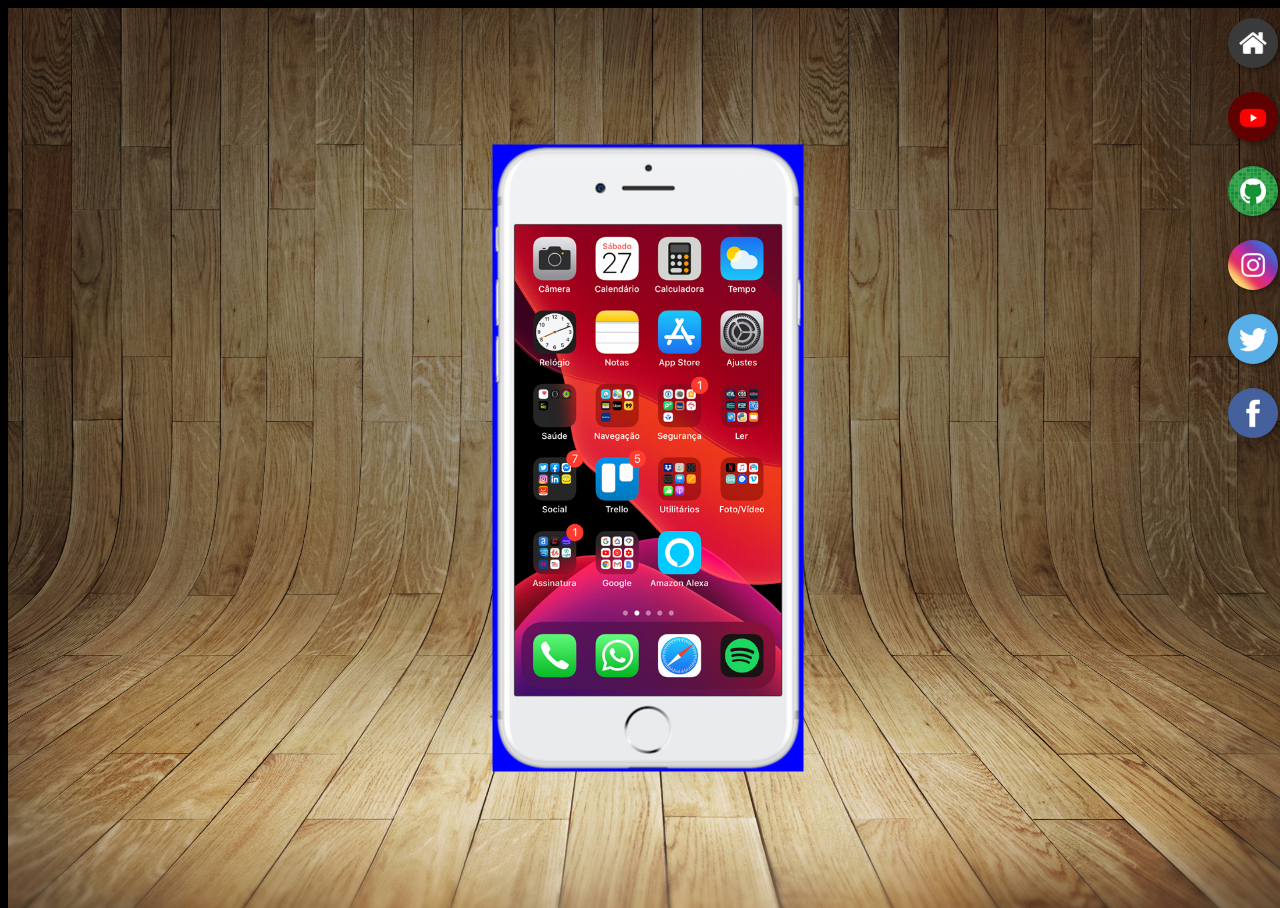
<file: index.html>
<!DOCTYPE html>
<html lang="pt-br">
<head>
    <meta charset="UTF-8">
    <meta name="viewport" content="width=device-width, initial-scale=1.0">
    <link rel="shortcut icon" href="favicon.ico" type="image/x-icon">
    <link rel="stylesheet" href="estilos/style.css">
    <title>Projetos Redes Sociais</title>
</head>
<body>
    <main>
        <section id="telefone">
            <iframe src="home.html" frameborder="0" name="tela" id="tela">
                Seu navegador não é compativel com isso
            </iframe>
            
        </section>

        <section id="redes-sociais">
            <a href="home.html" target="tela"><img src="imagens/logo-home.jpg" alt="Home"></a><br>
            <a href="youtube.html" target="tela"><img src="imagens/logo-youtube.jpg" alt="YouTube"></a><br>
            <a href="github.html" target="tela"><img src="imagens/logo-github.jpg" alt="GitHub"></a><br>
            <a href="instagram.html" target="tela"><img src="imagens/logo-instagram.jpg" alt="GitHub"></a><br>
            <a href="twitter.html" target="tela"><img src="imagens/logo-twitter.jpg" alt="Twitter"></a><br>
            <a href="facebook.html" target="tela"><img src="imagens/logo-facebook.jpg" alt="GitHub"></a>
            
            
        </section>

    </main>
    
</body>
</html>
</file>
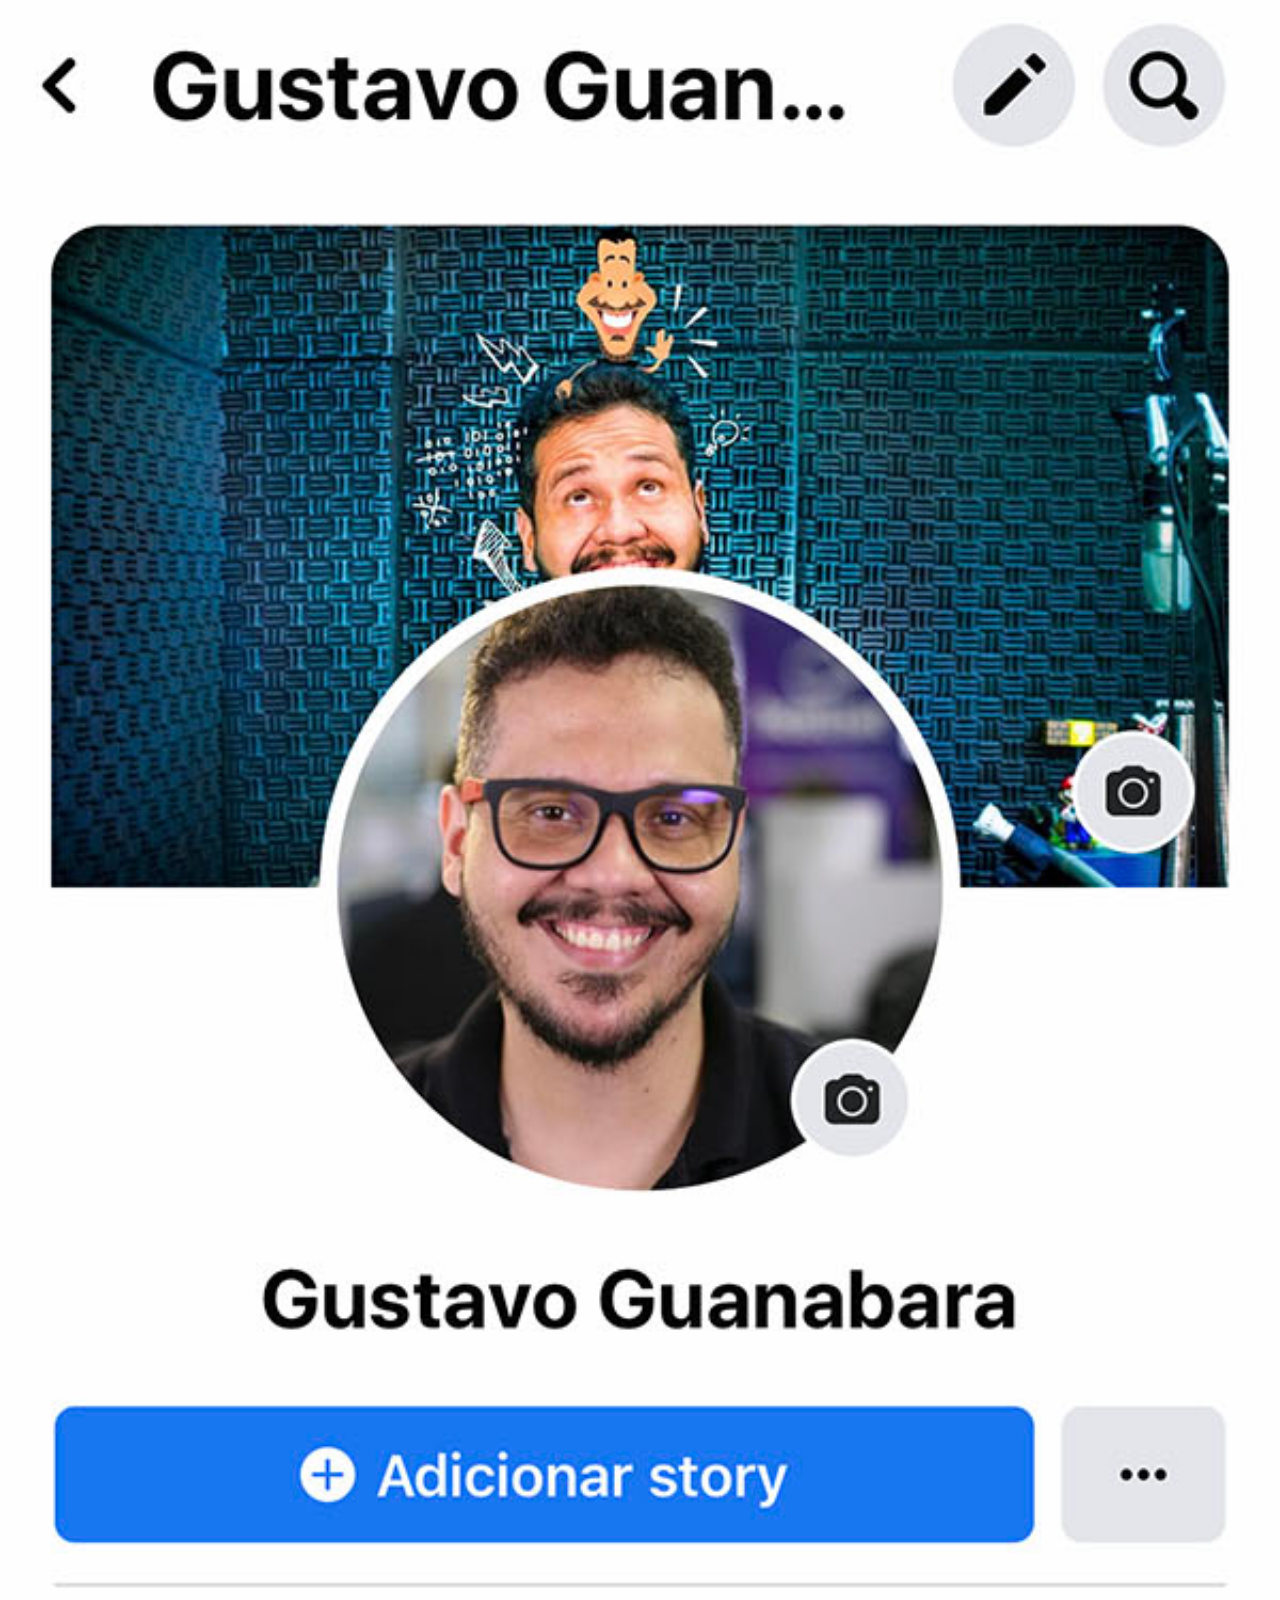
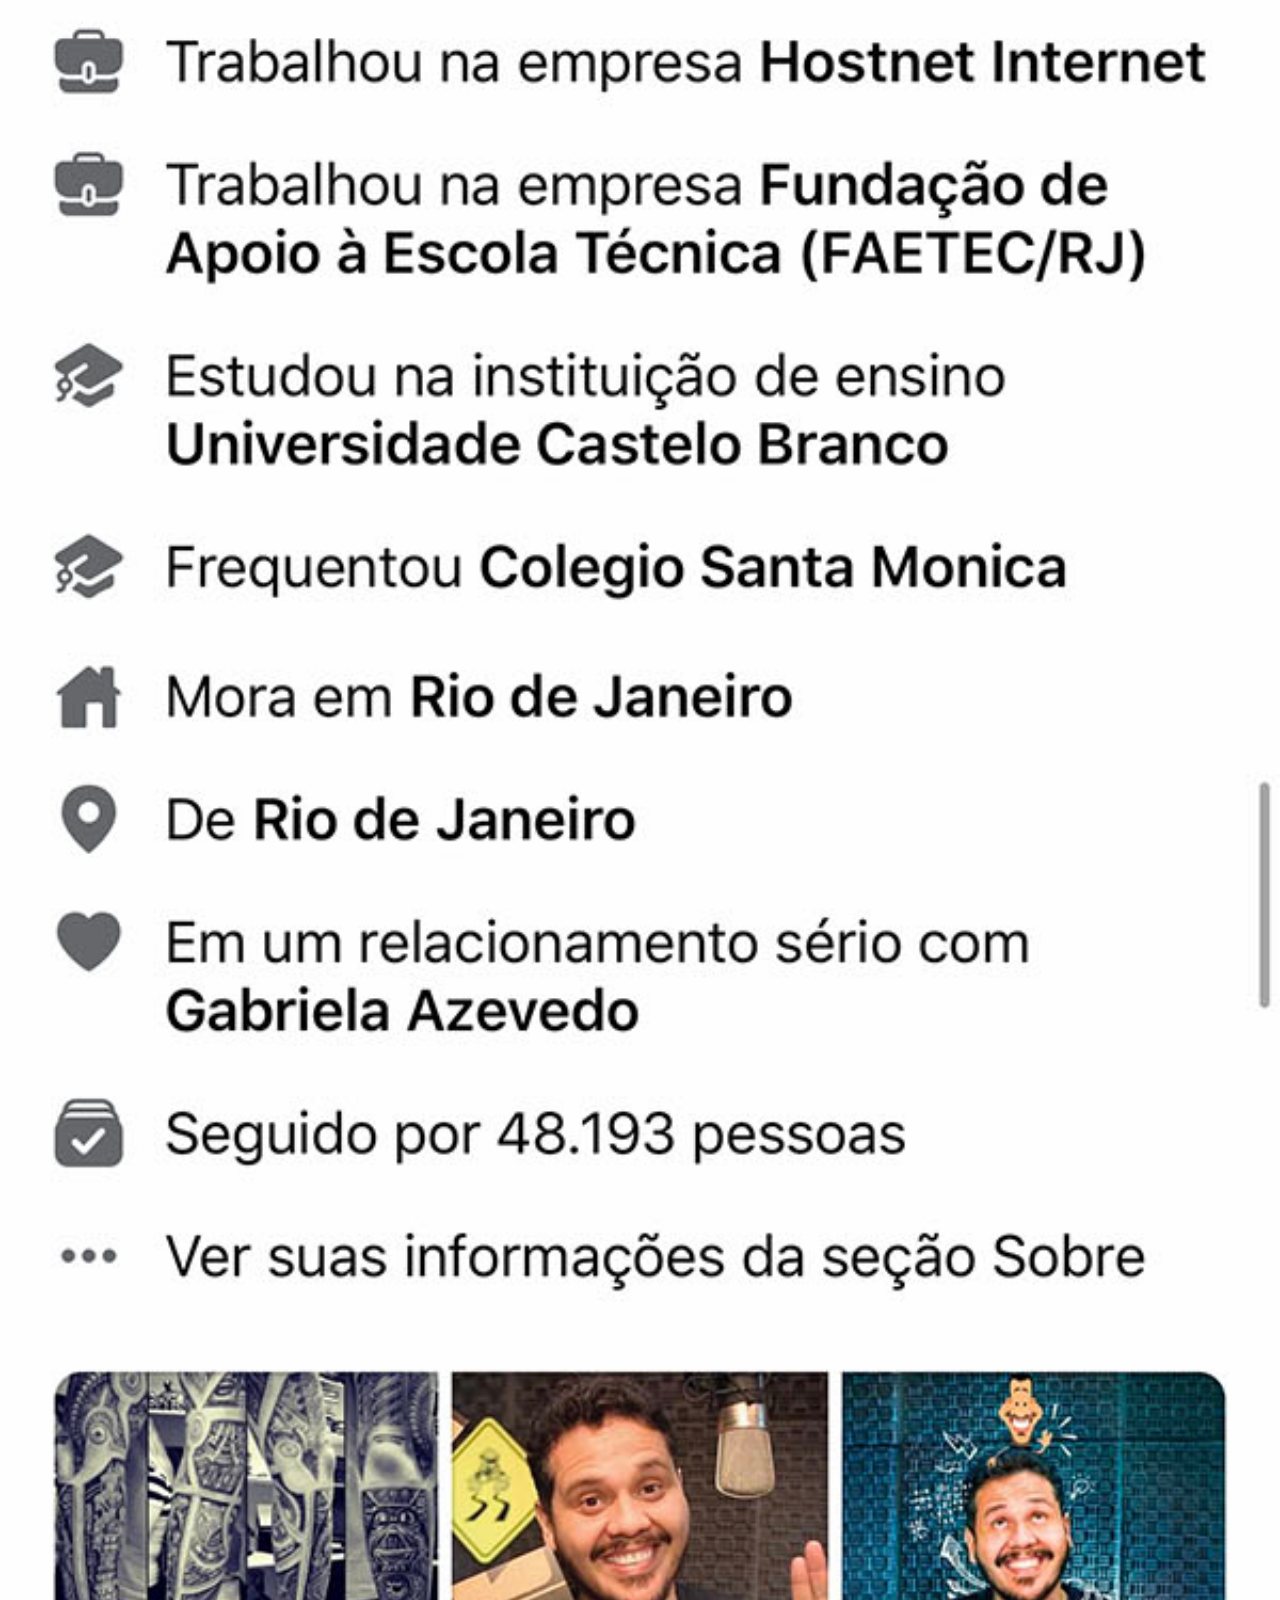
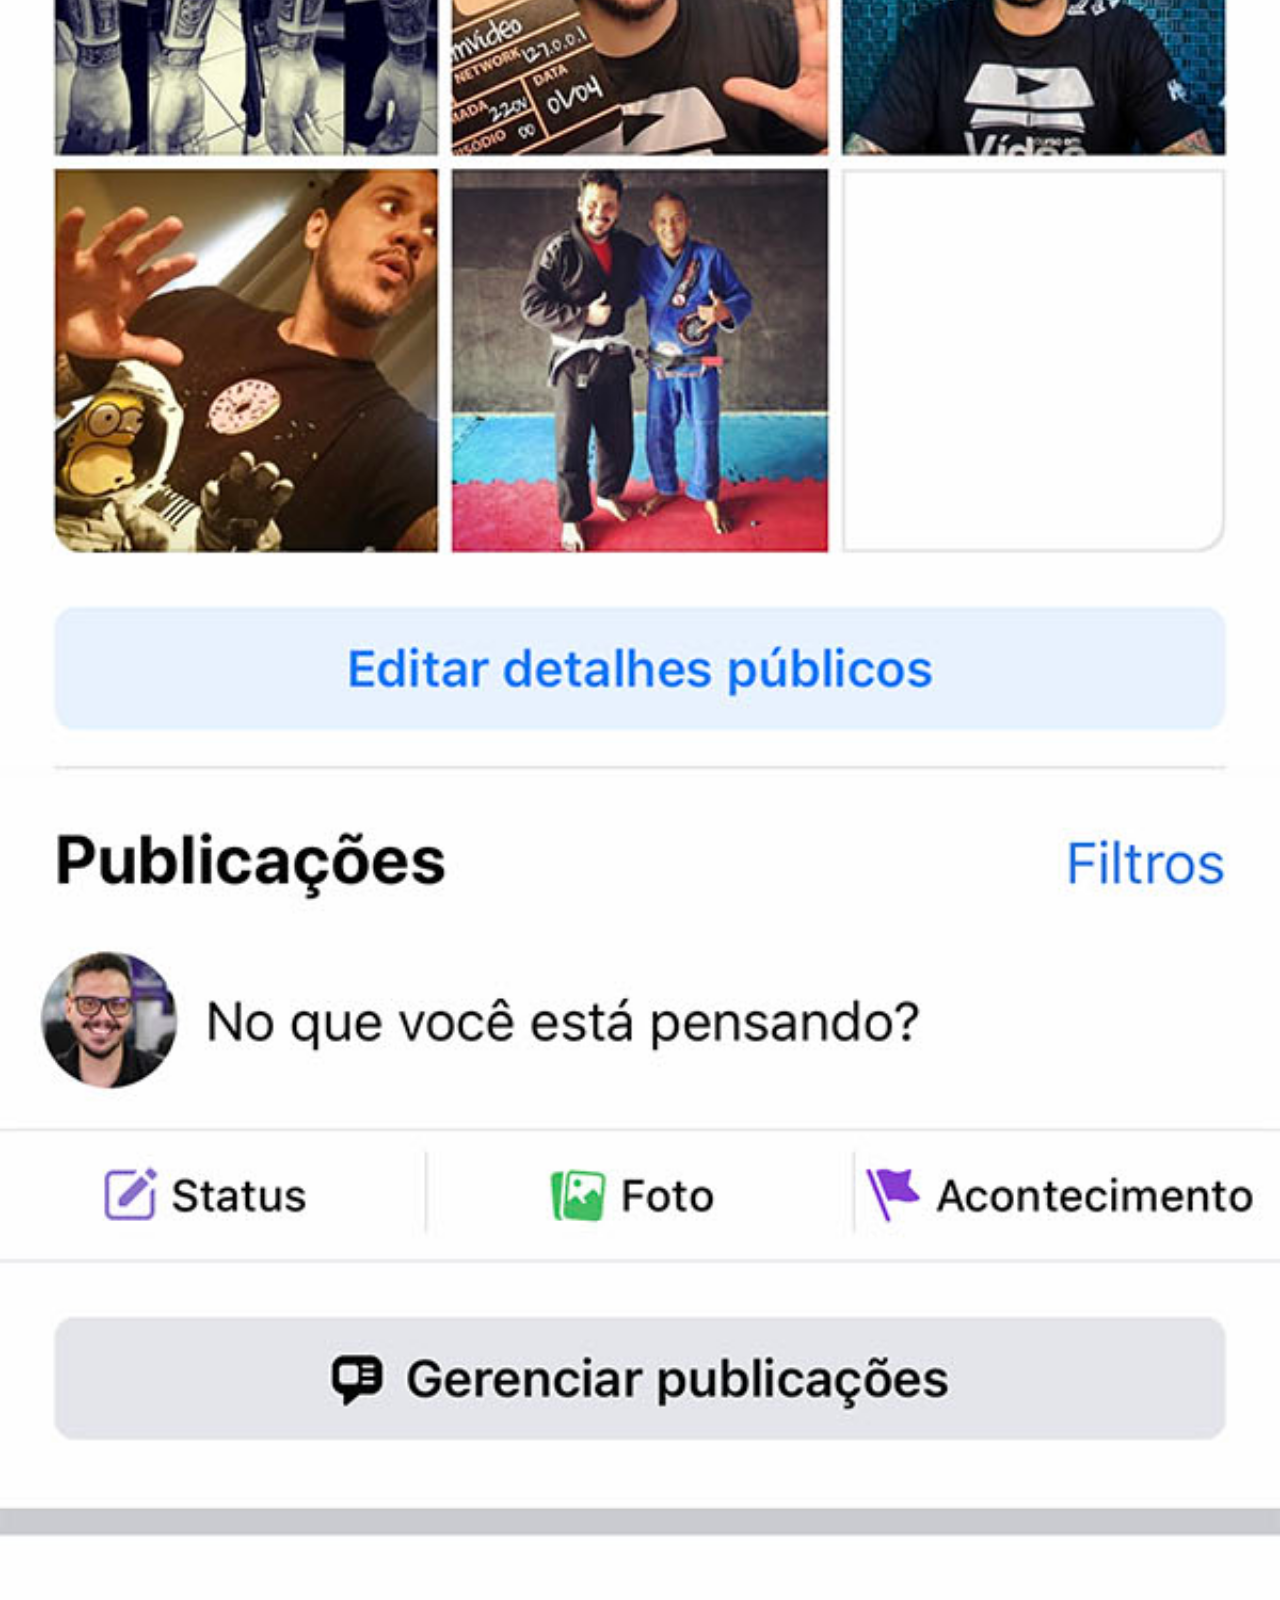
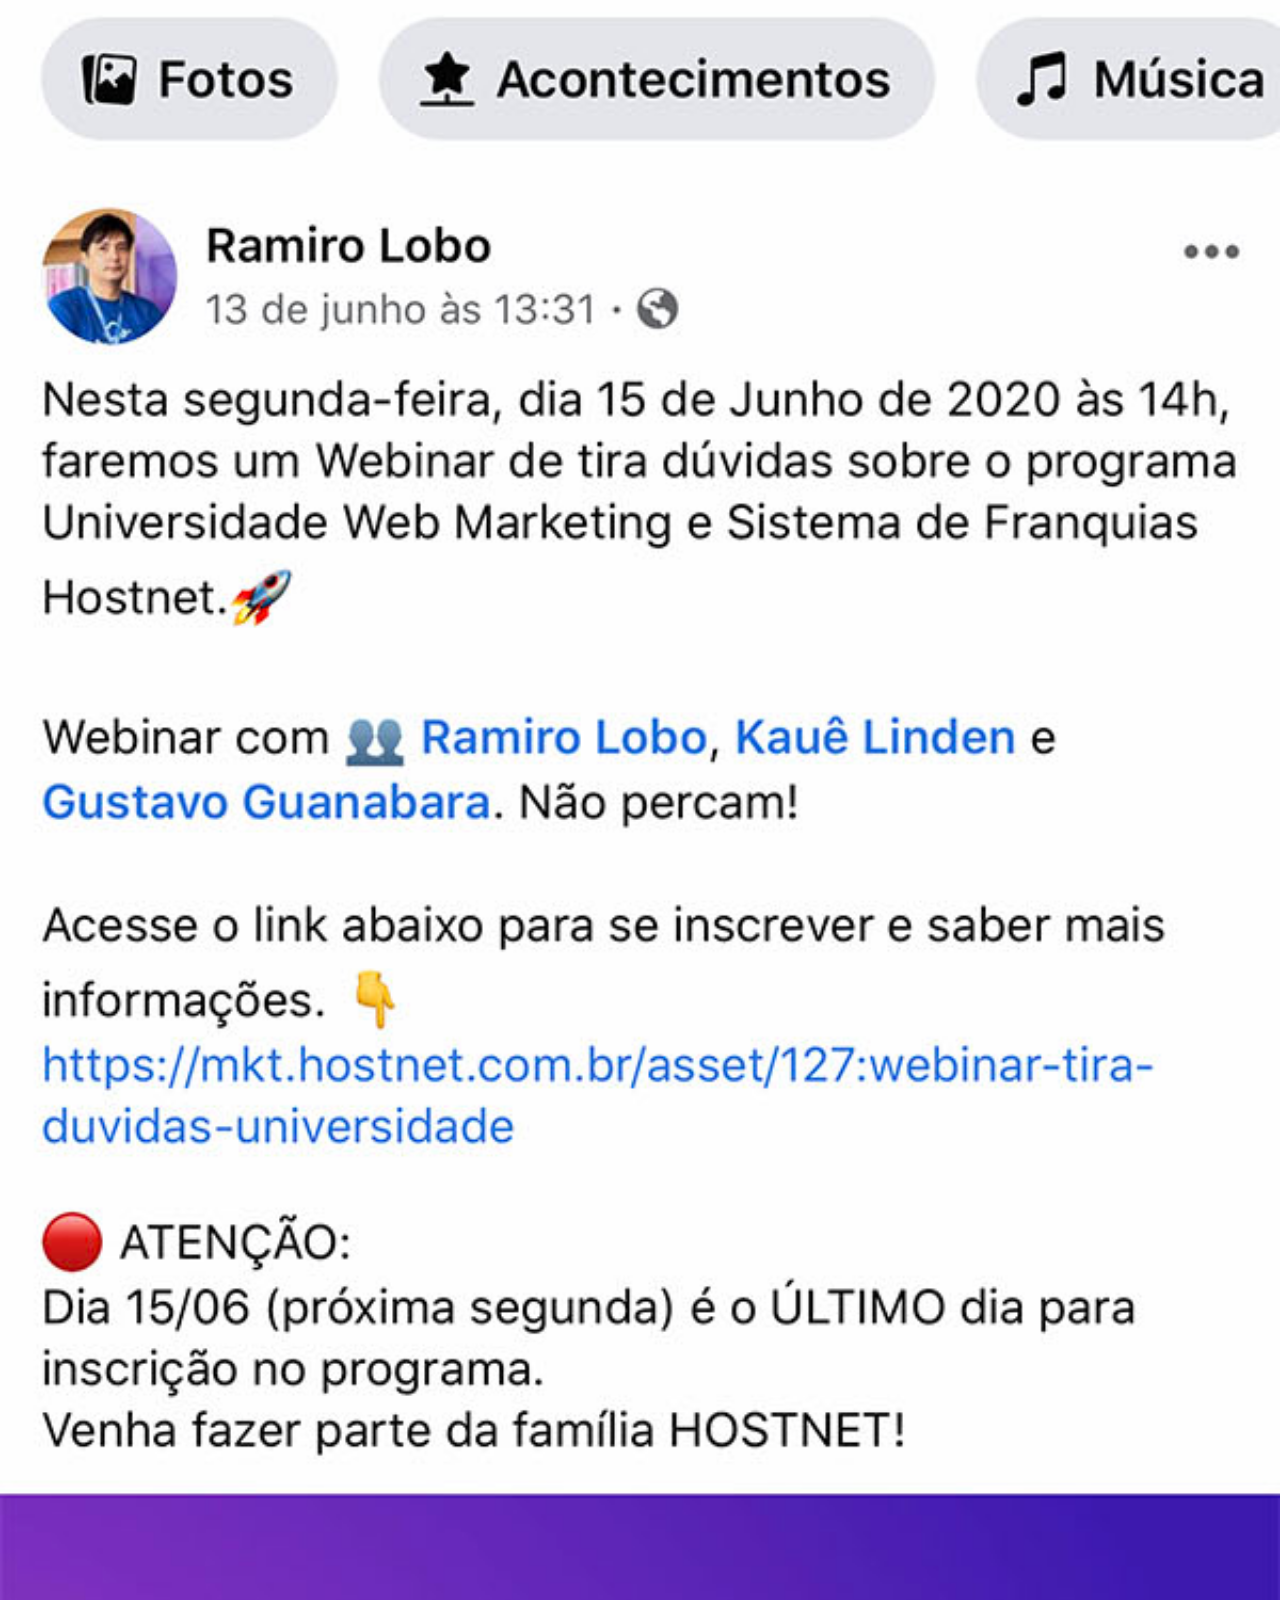
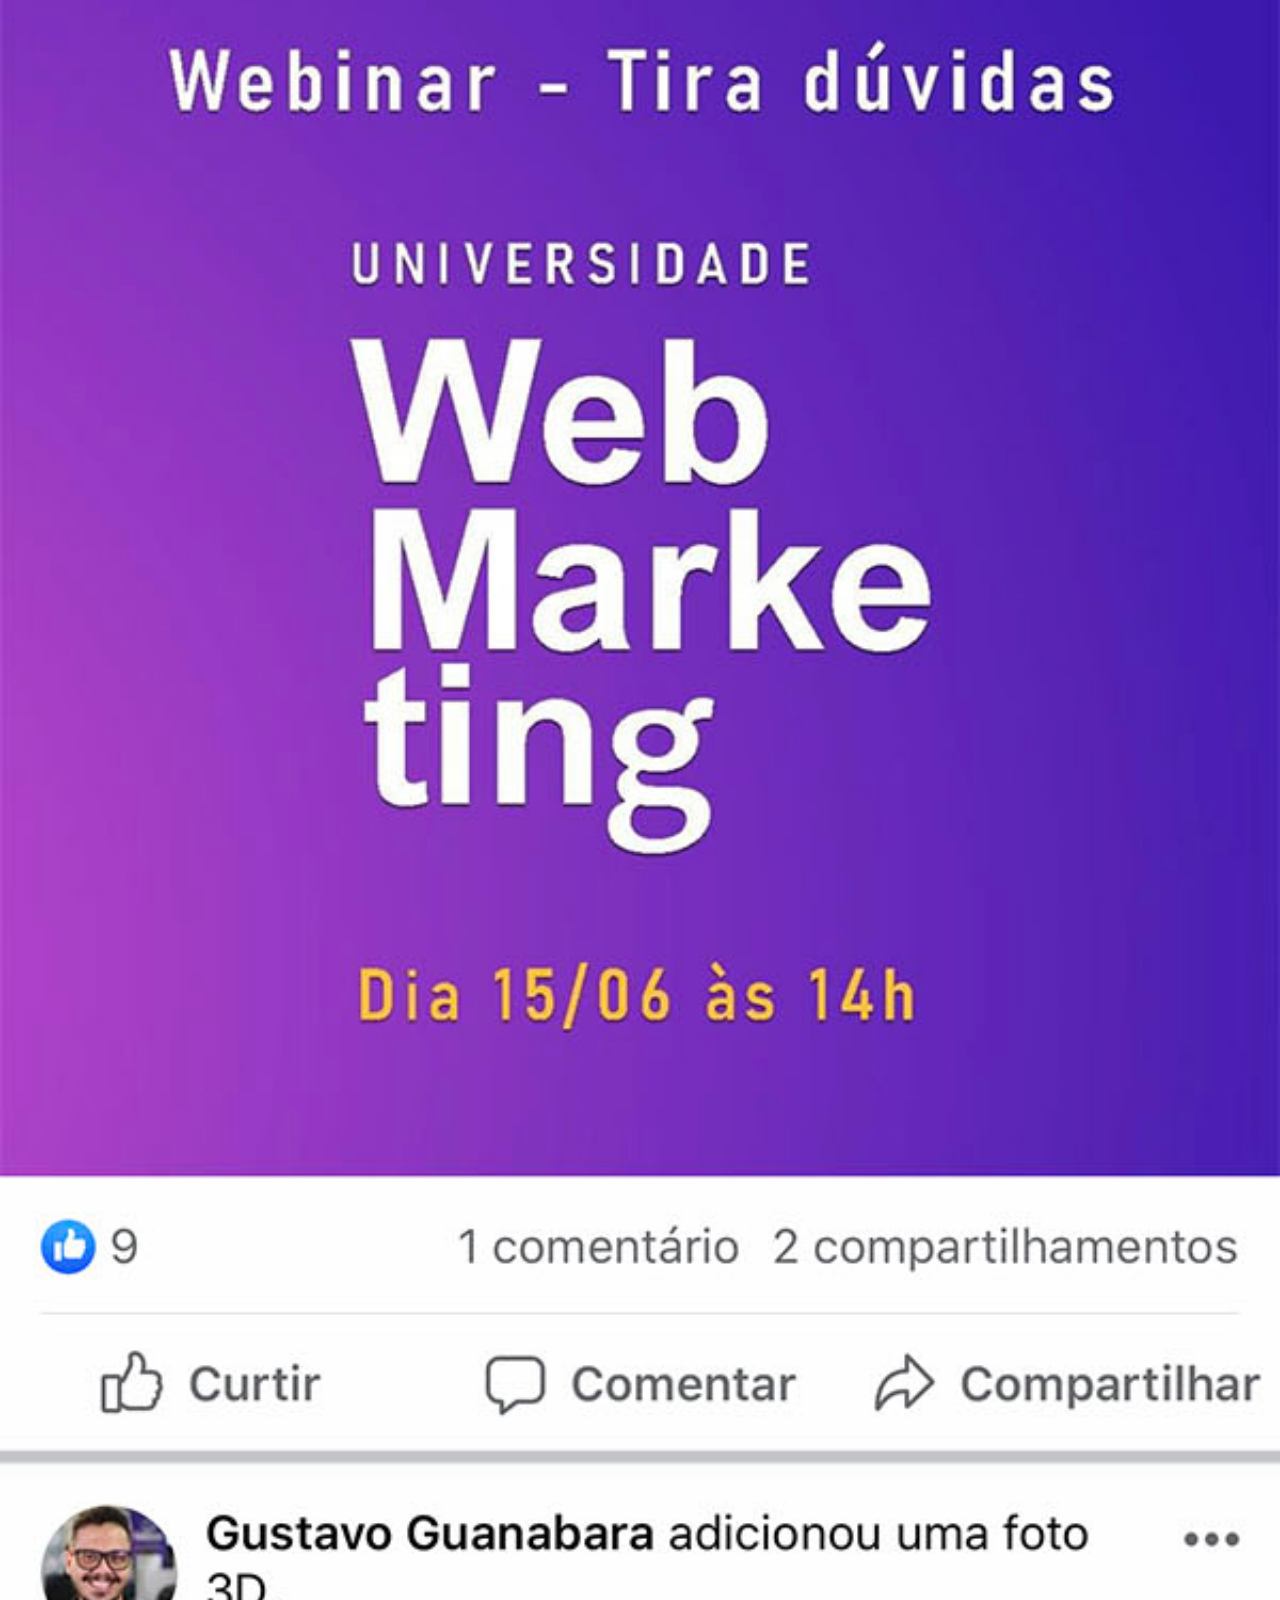
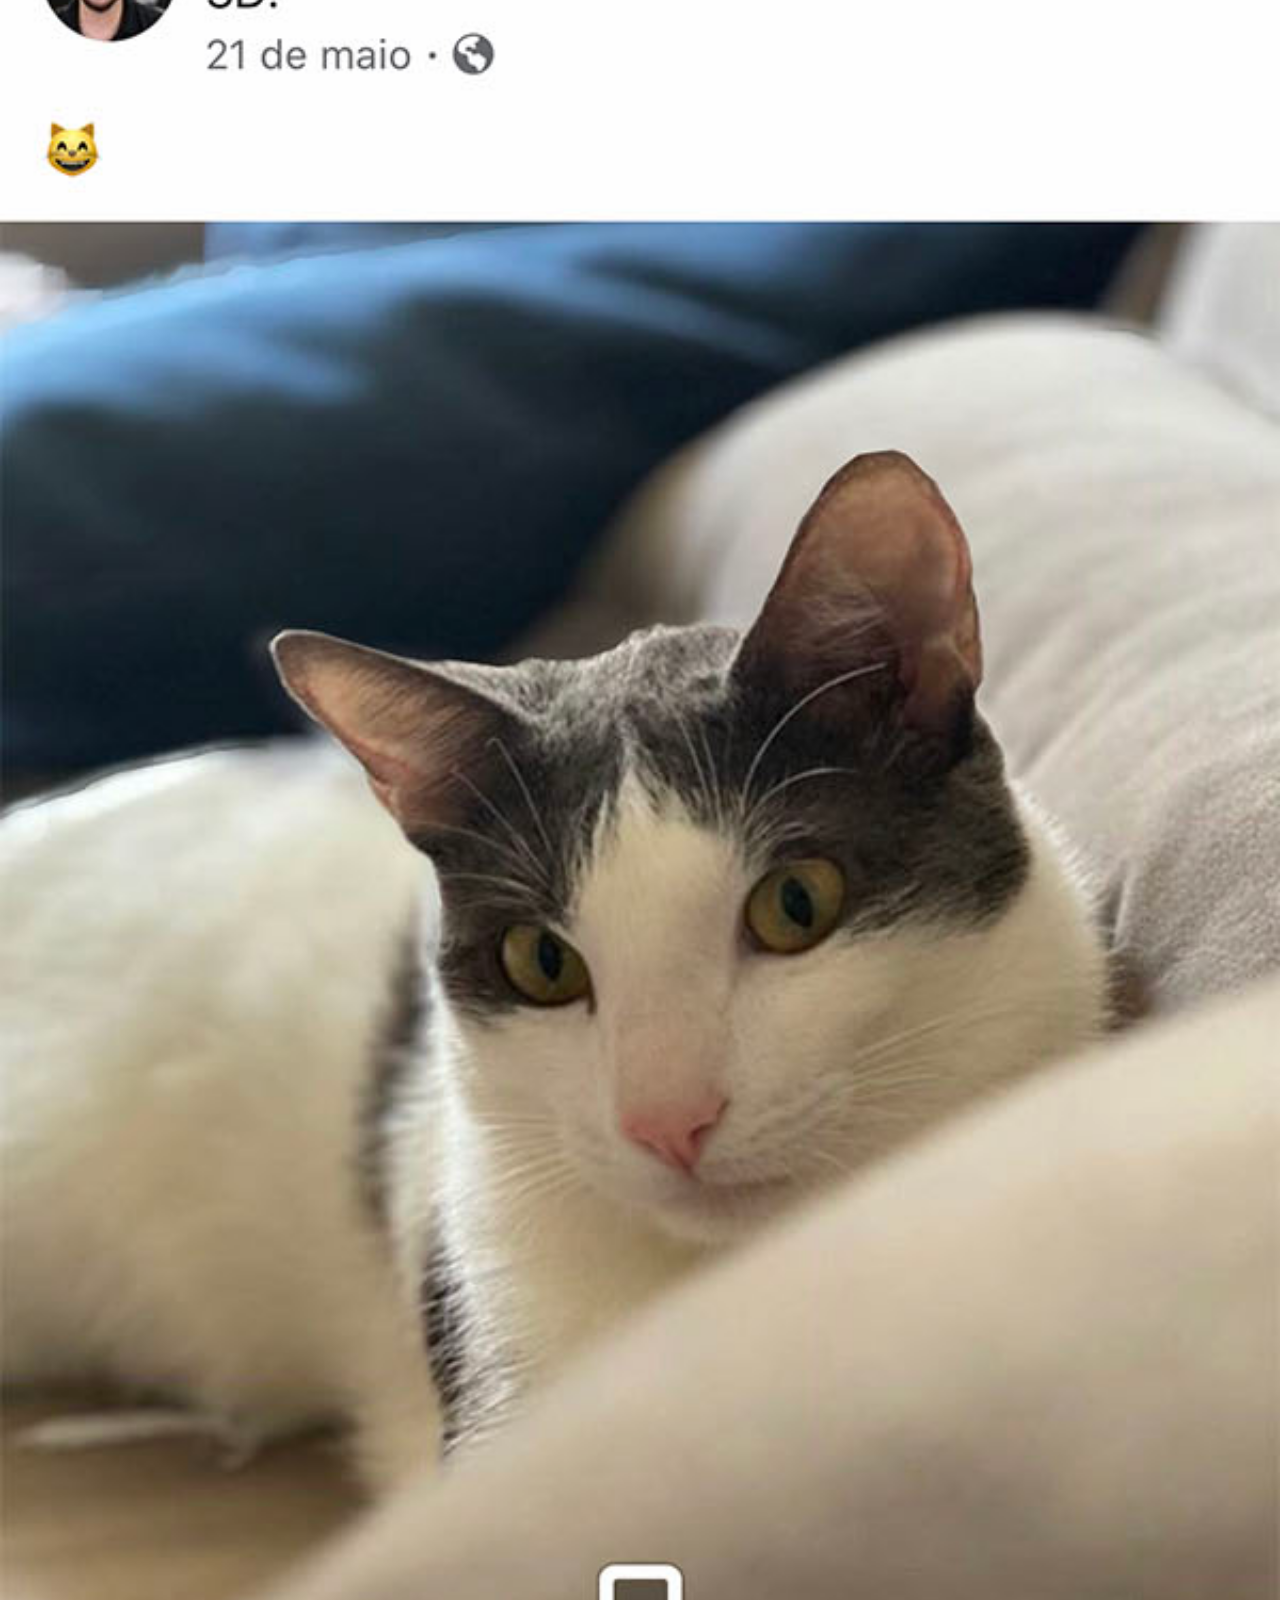
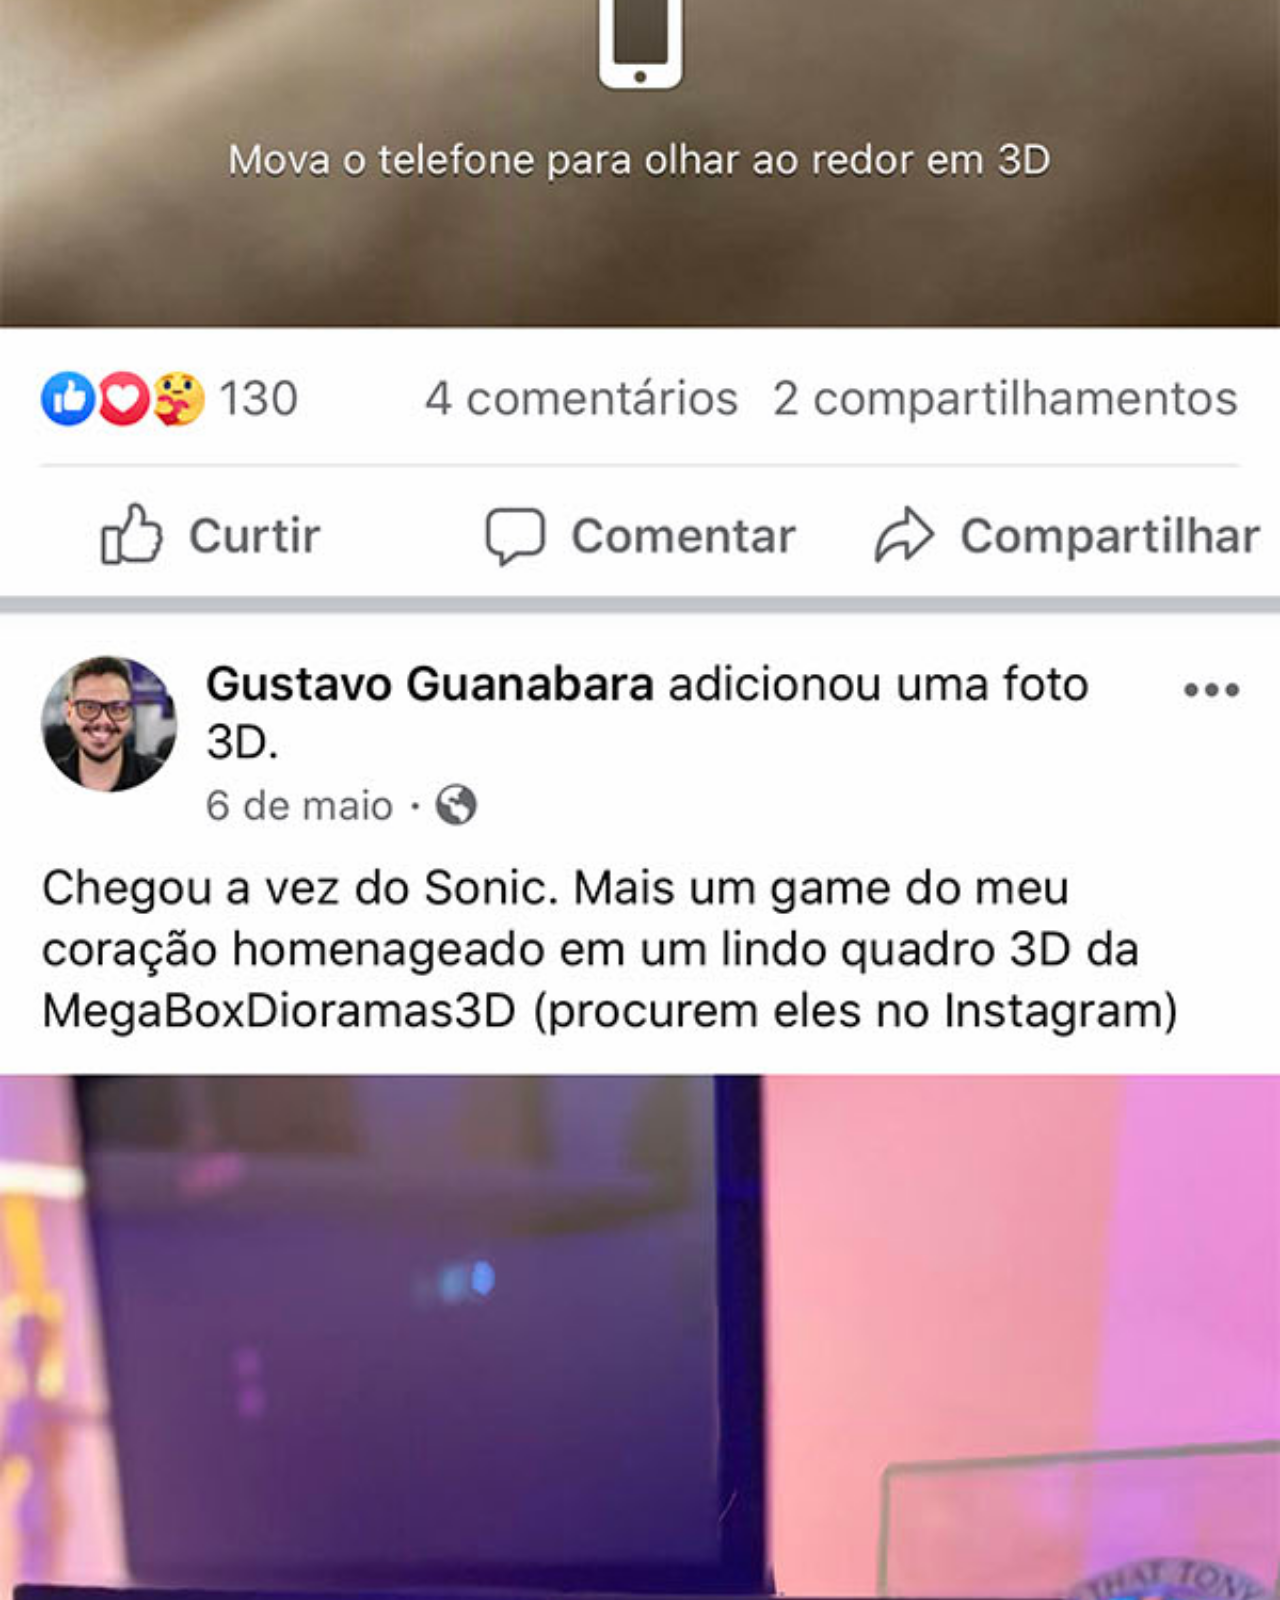
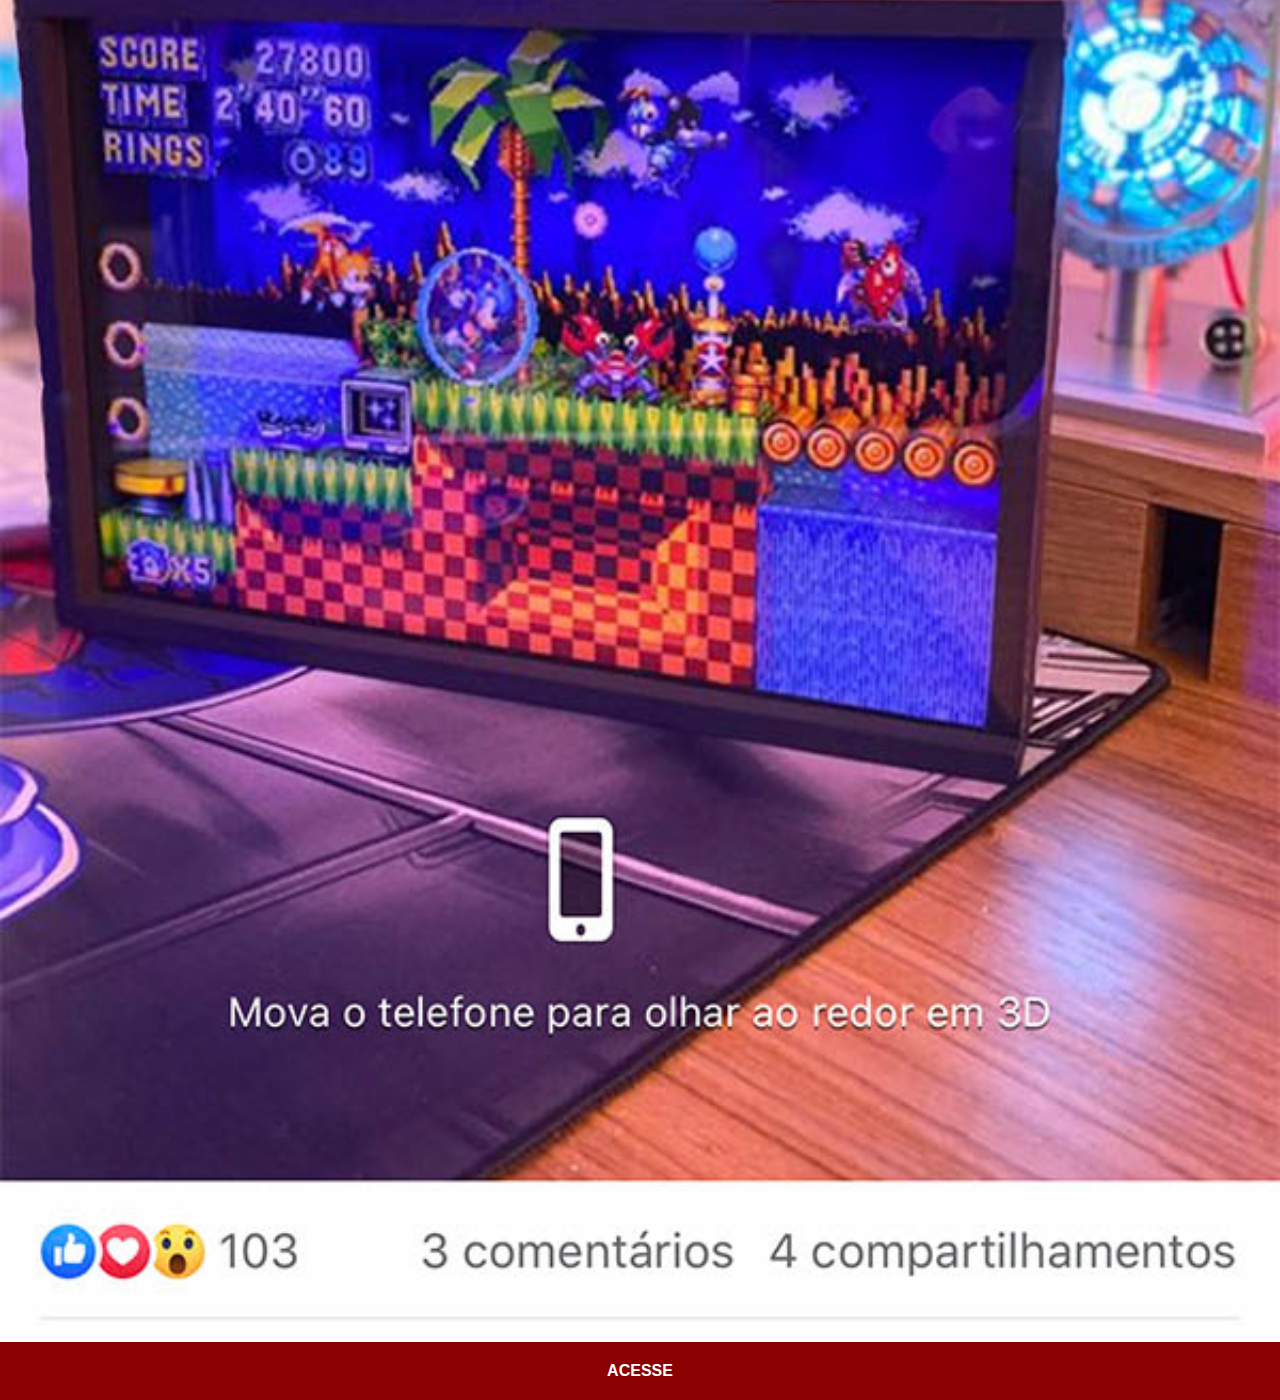
<file: facebook.html>
<!DOCTYPE html>
<html lang="pt-br">
<head>
    <meta charset="UTF-8">
    <meta name="viewport" content="width=device-width, initial-scale=1.0">
    <title>Facebook</title>
    <link rel="stylesheet" href="estilos/social.css">
</head>
<body>
    <img src="imagens/tela-facebook.jpg" alt="Facebook">
    <a href="https://www.facebook.com/gustavoguanabara/" target="_blank">ACESSE</a>
    
</body>
</html>
</file>
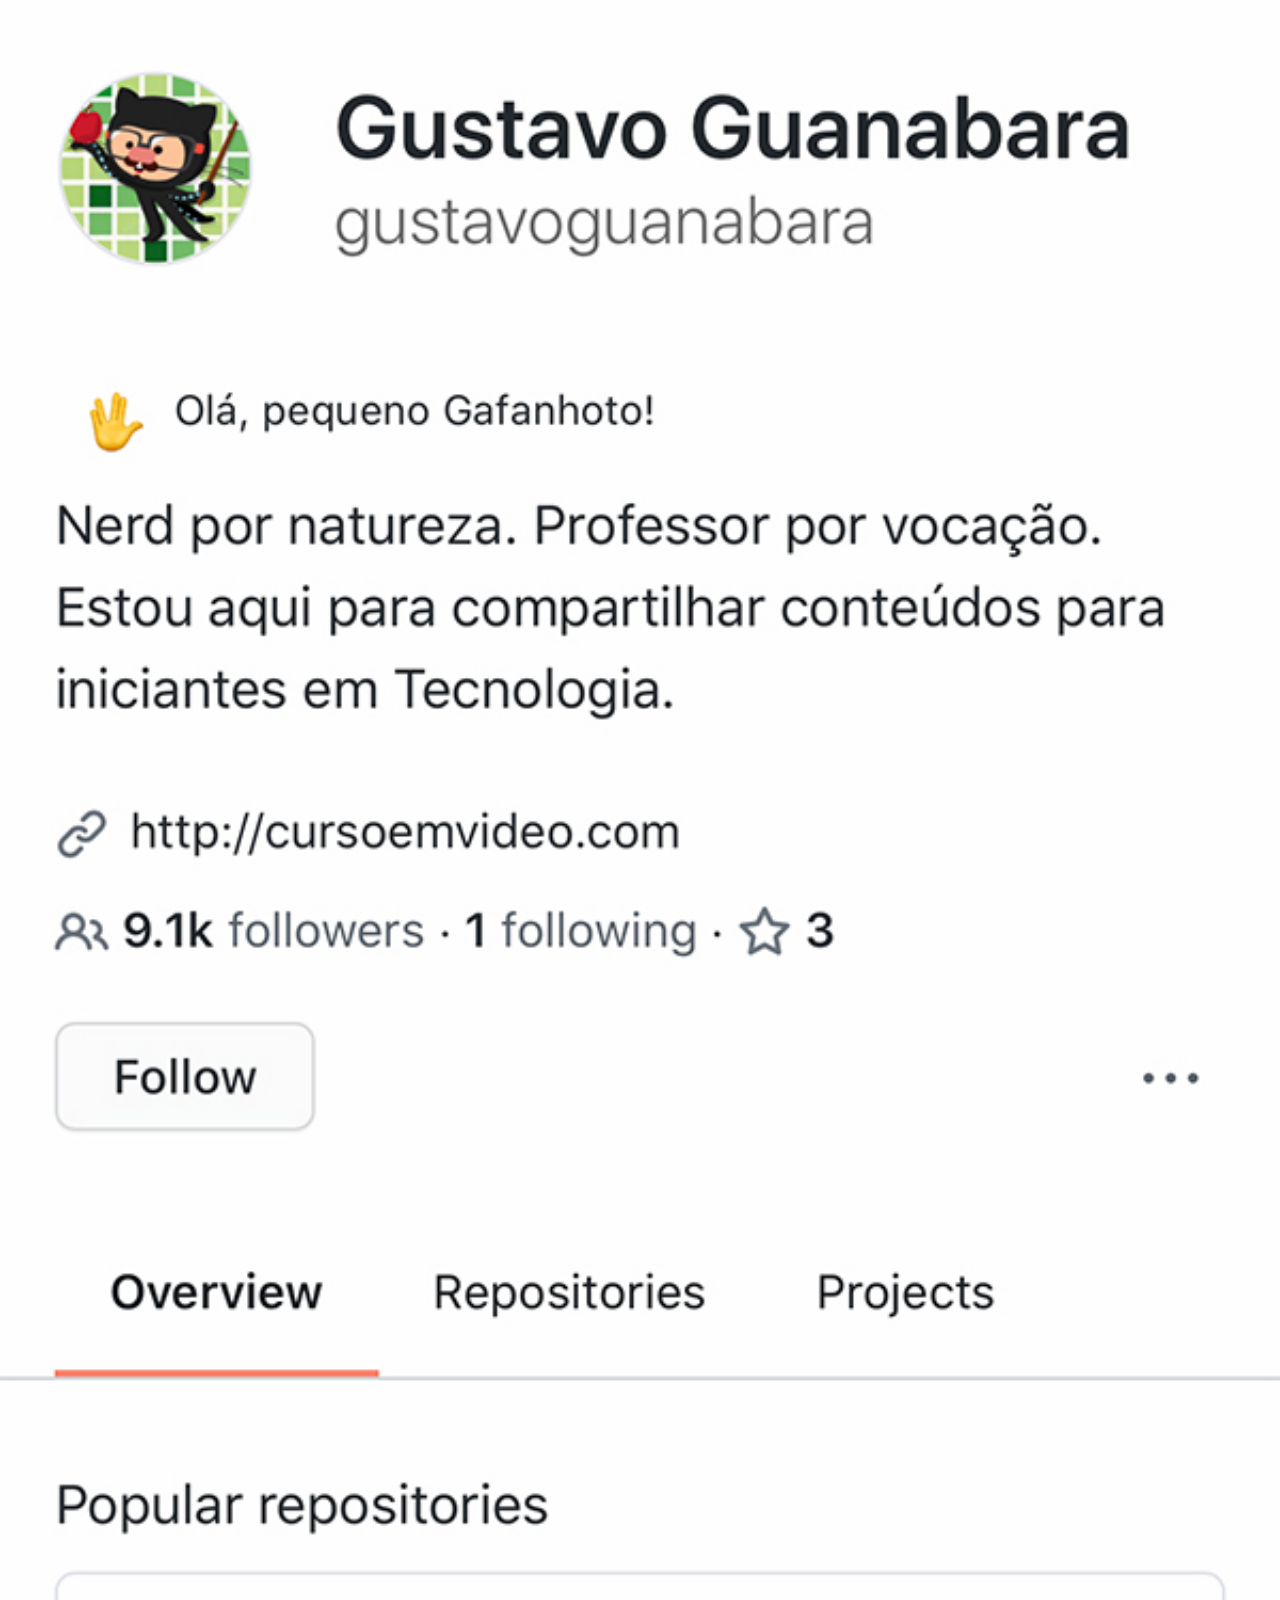
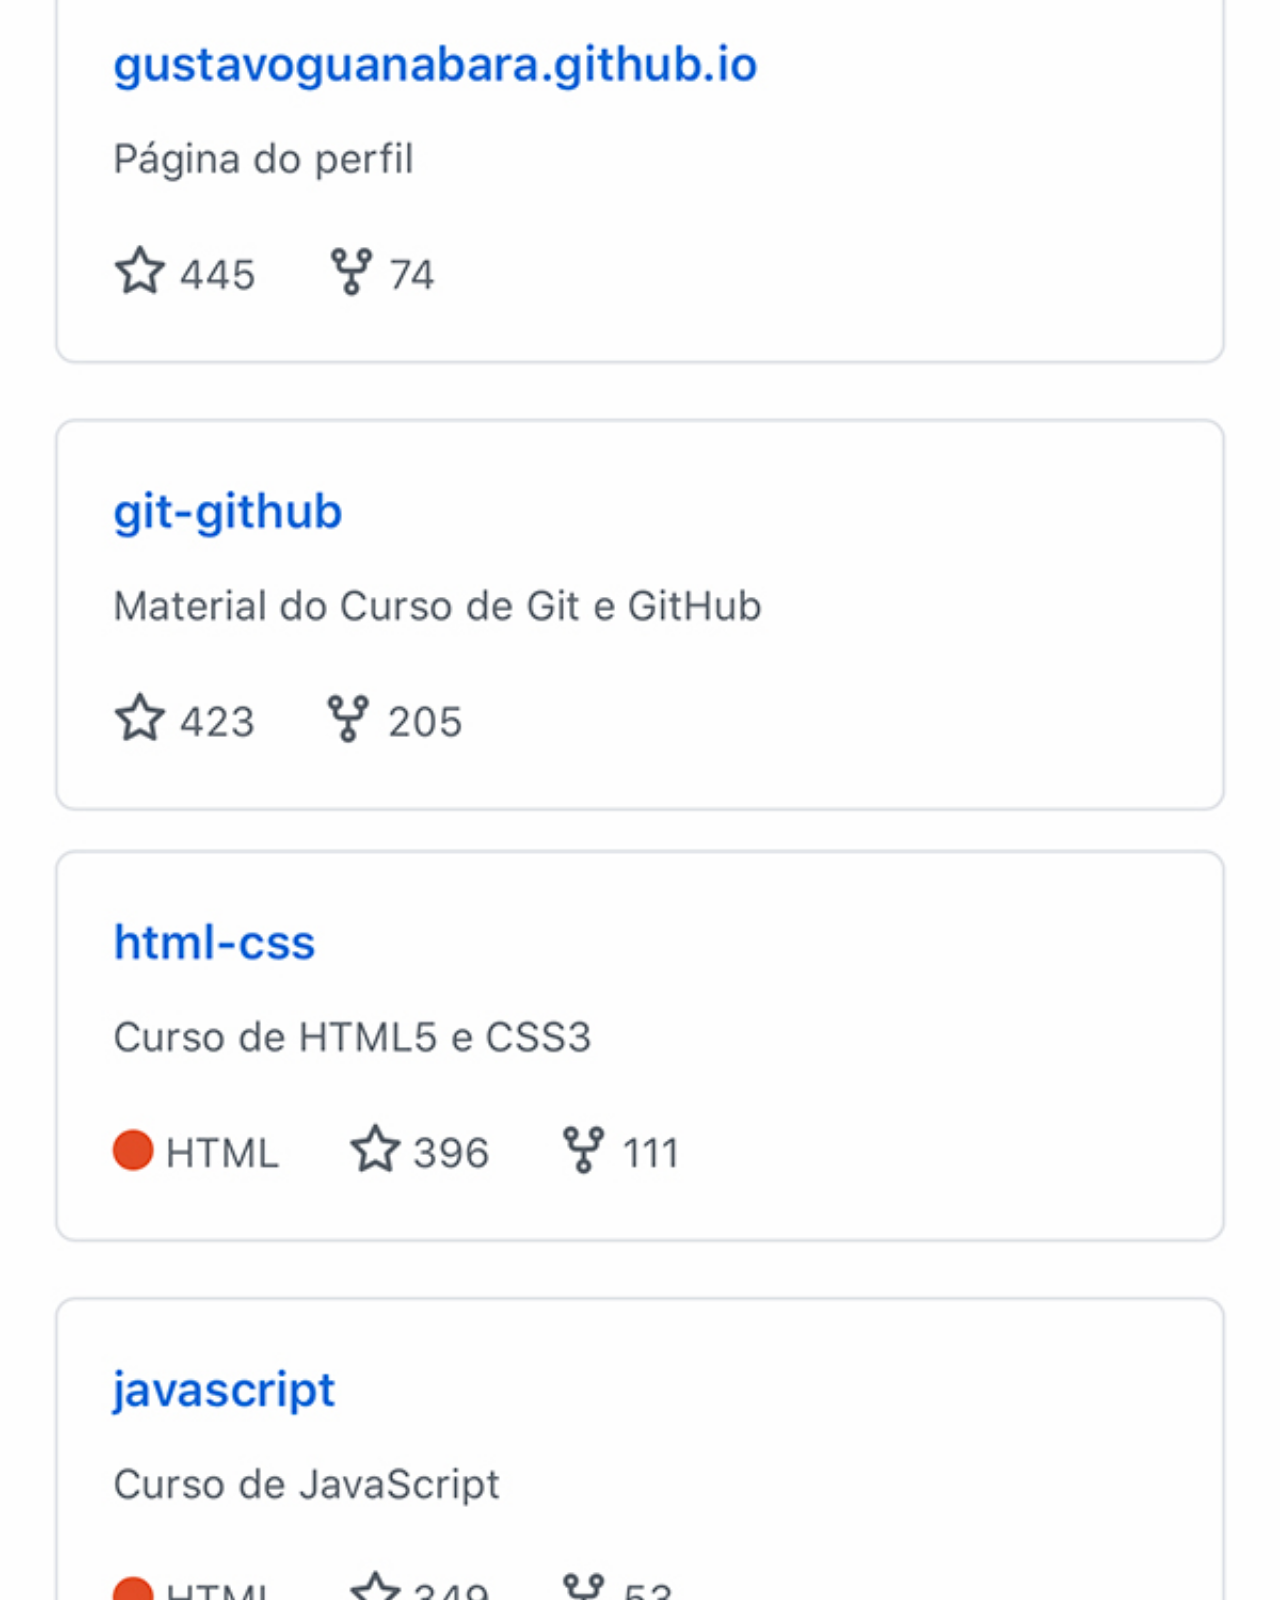
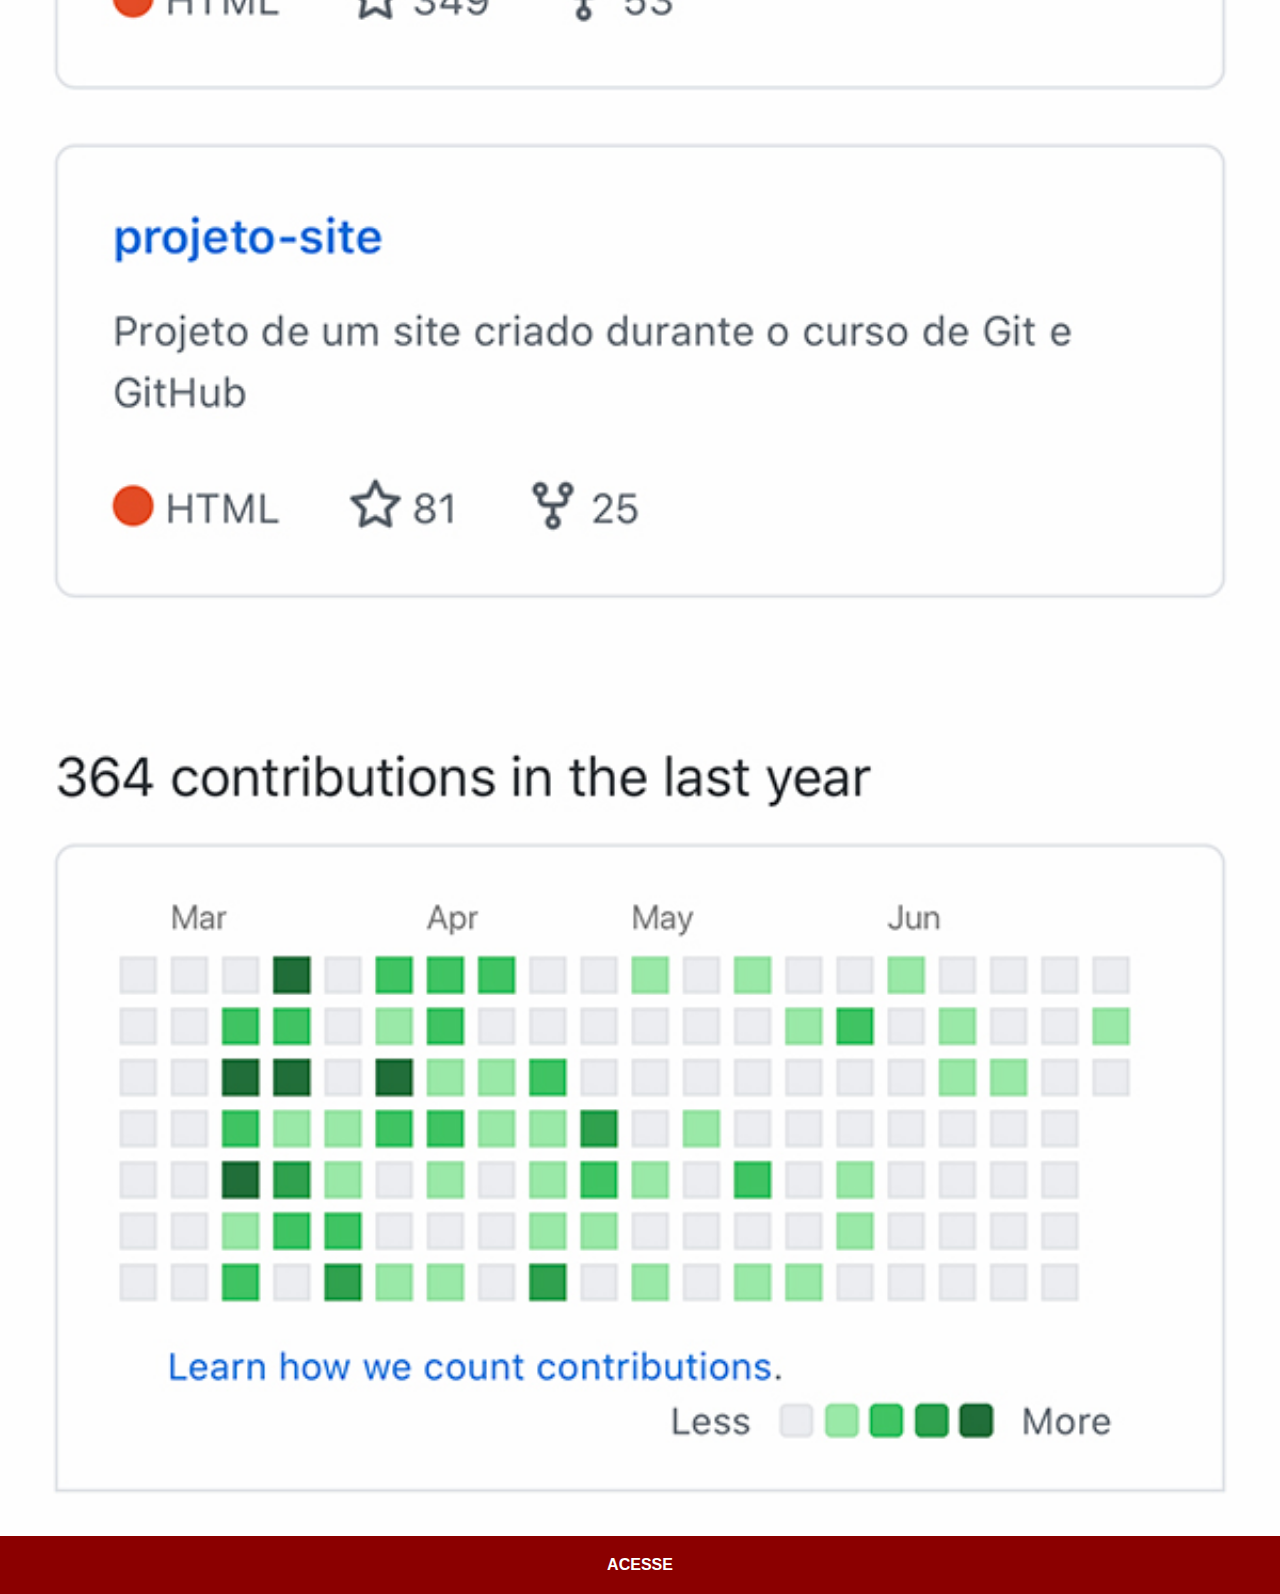
<file: github.html>
<!DOCTYPE html>
<html lang="pt-br">
<head>
    <meta charset="UTF-8">
    <meta name="viewport" content="width=device-width, initial-scale=1.0">
    <title>GitHub</title>
    <link rel="stylesheet"  href="estilos/social.css">
</head>
<body>
    <img src="imagens/tela-github.jpg" alt="GitHub">
    <a href="https://github.com/gustavoguanabara" target="_blank">ACESSE</a>
    
</body>
</html>
</file>
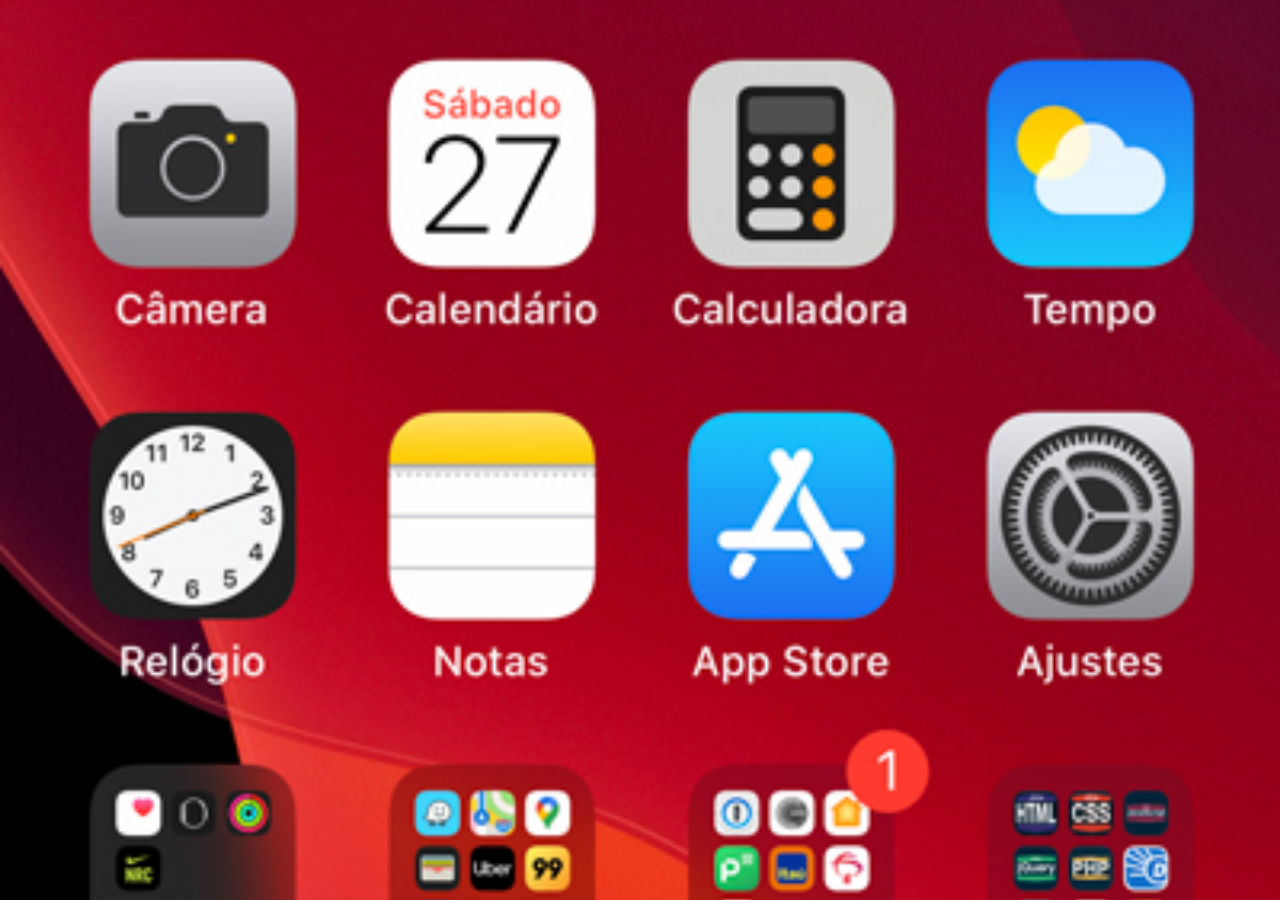
<file: home.html>
<!DOCTYPE html>
<html lang="pt-br">
<head>
    <meta charset="UTF-8">
    <meta name="viewport" content="width=device-width, initial-scale=1.0">
    <title>Home</title>
    <style>
        *{
            margin: 0px;
            padding: 0px;
        }
        body{
            width: 0vw;
            height: 0vh;
            background: black url('imagens/tela-home.jpg') no-repeat top center;
            background-size: cover;
        }
    </style>
</head>
<body>
    
</body>
</html>
</file>
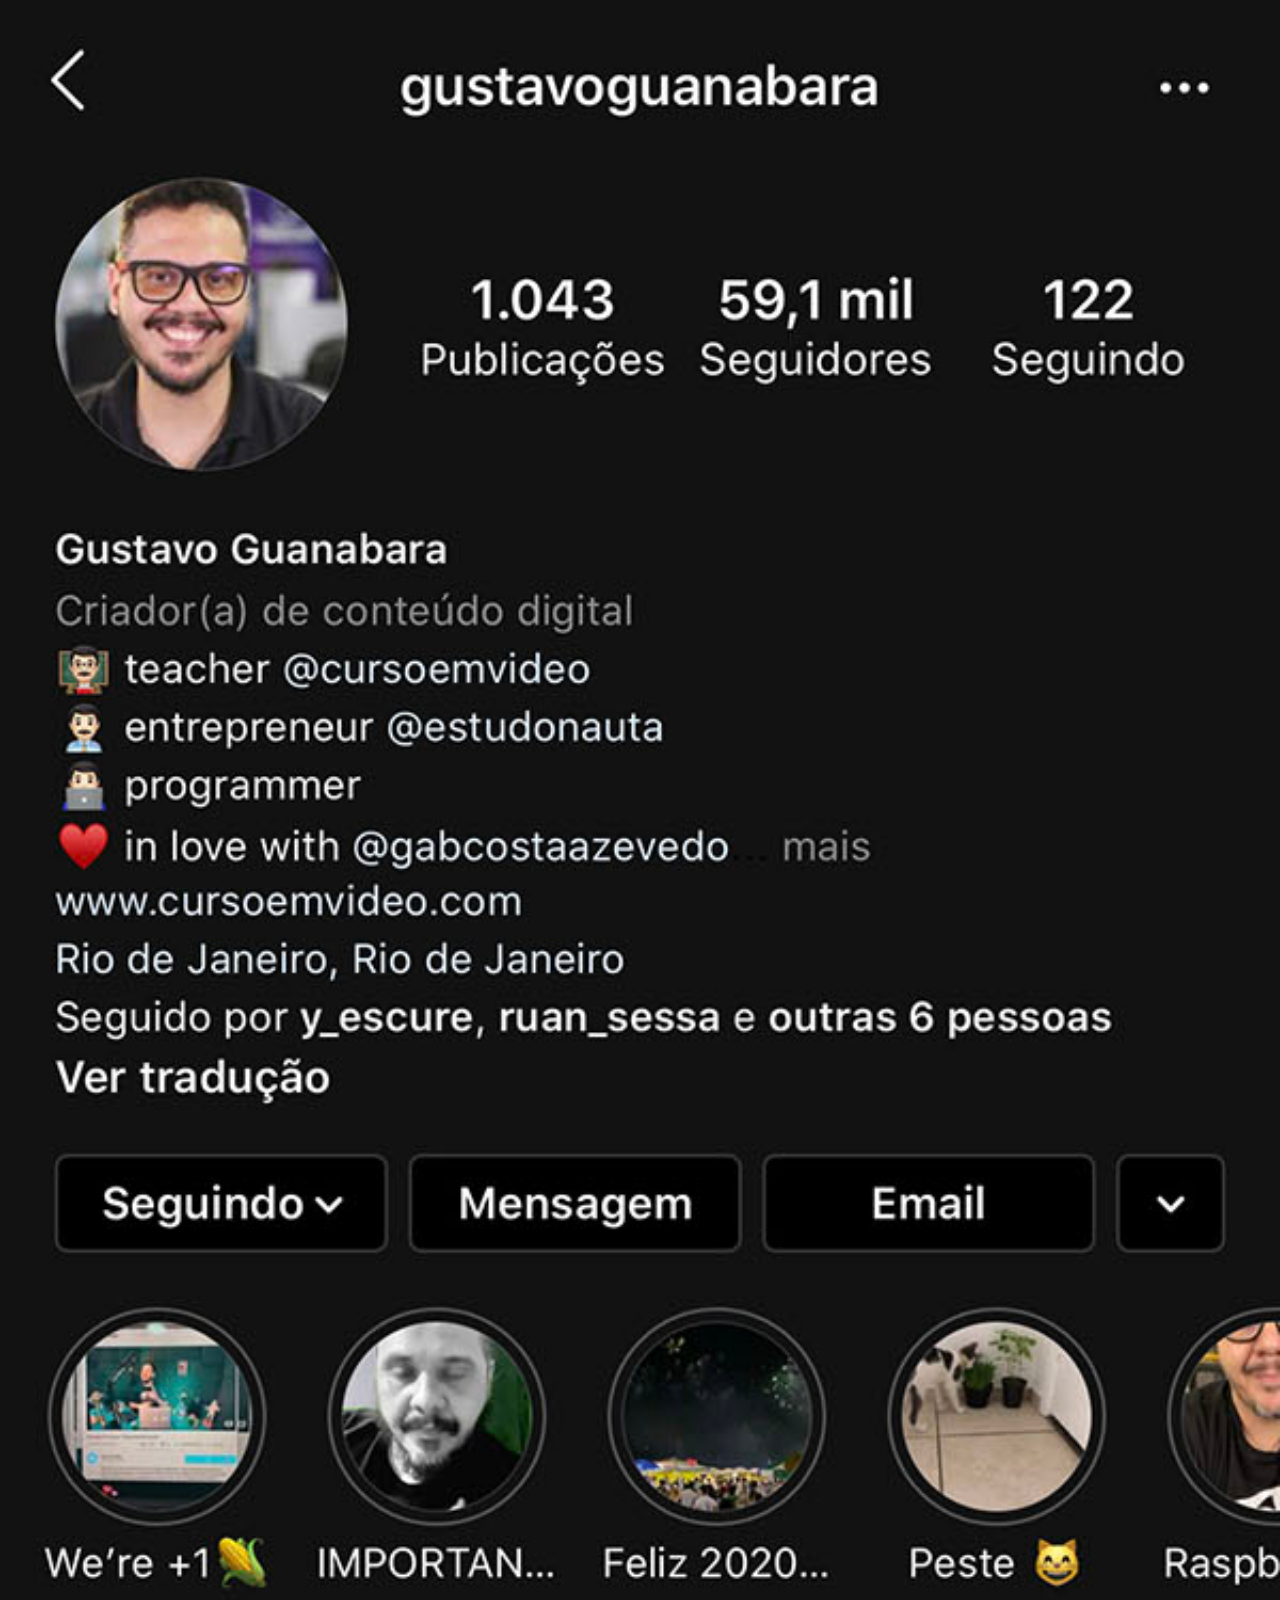
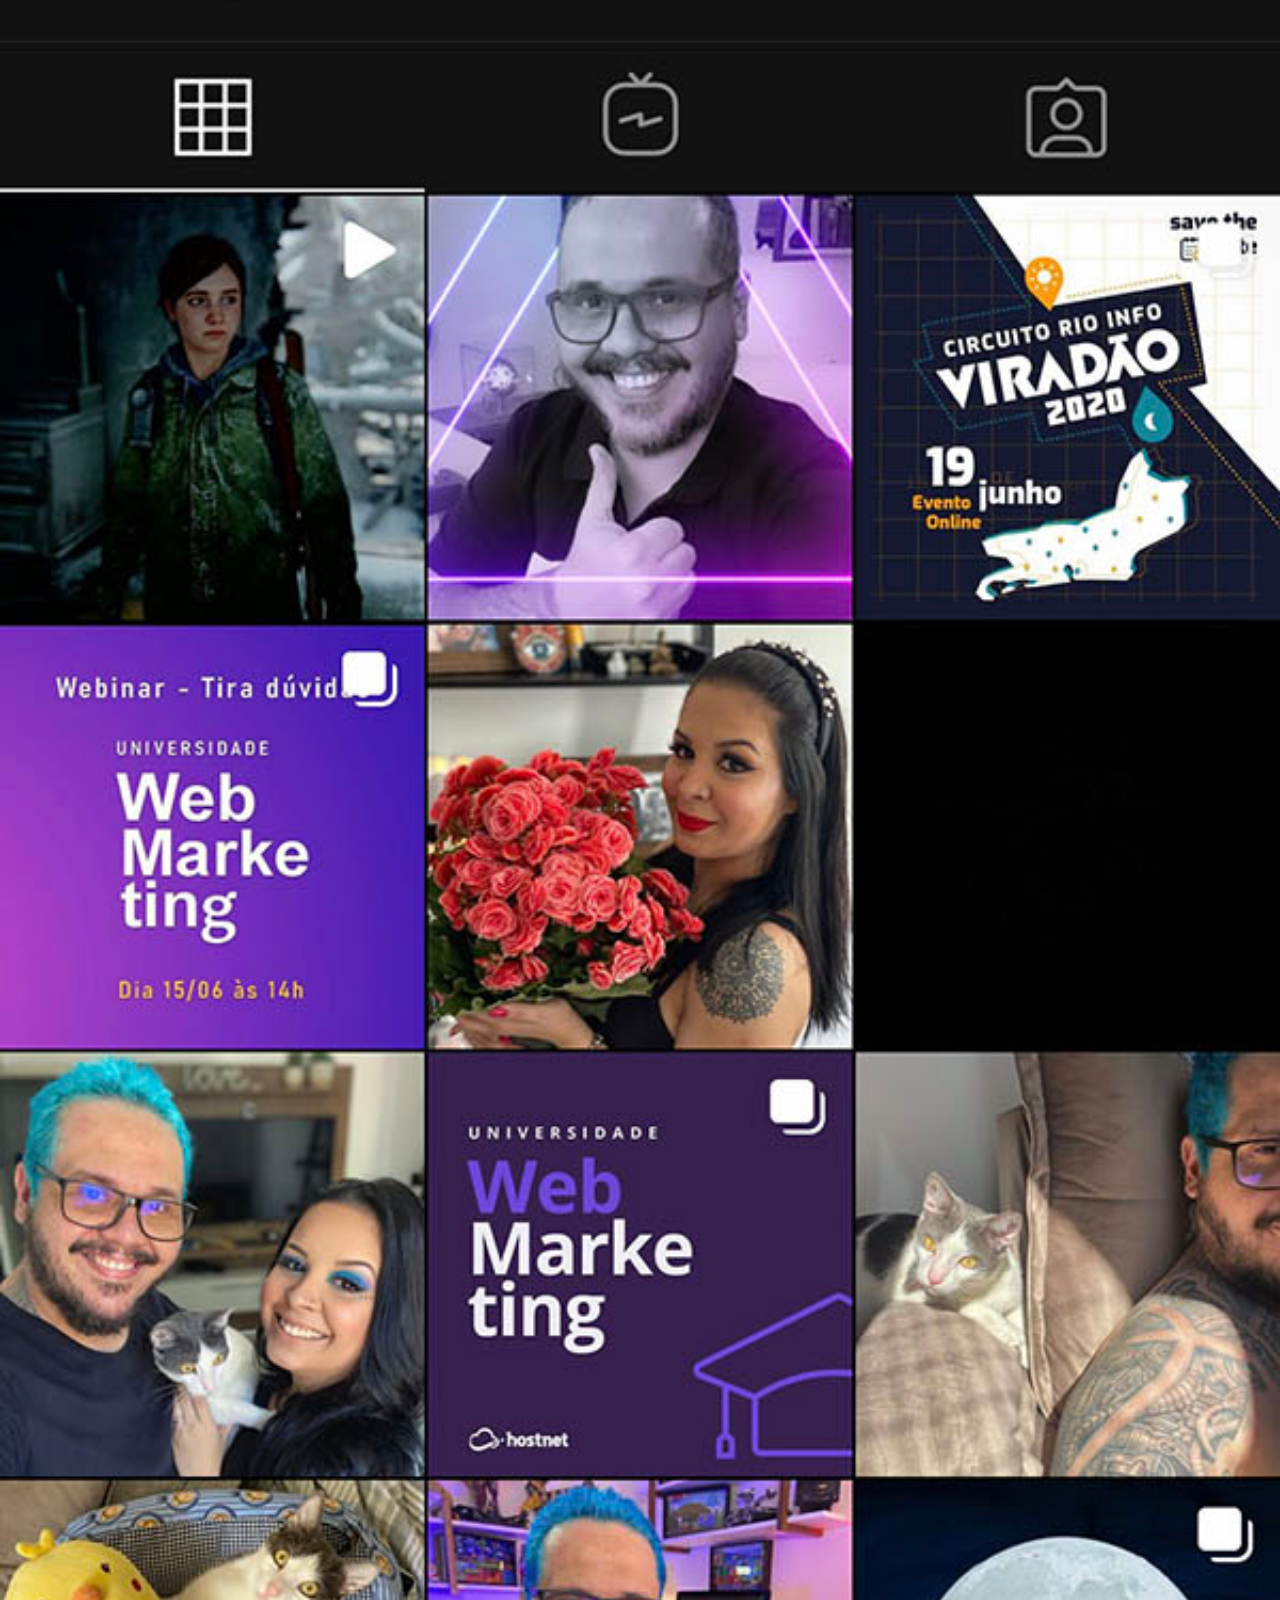
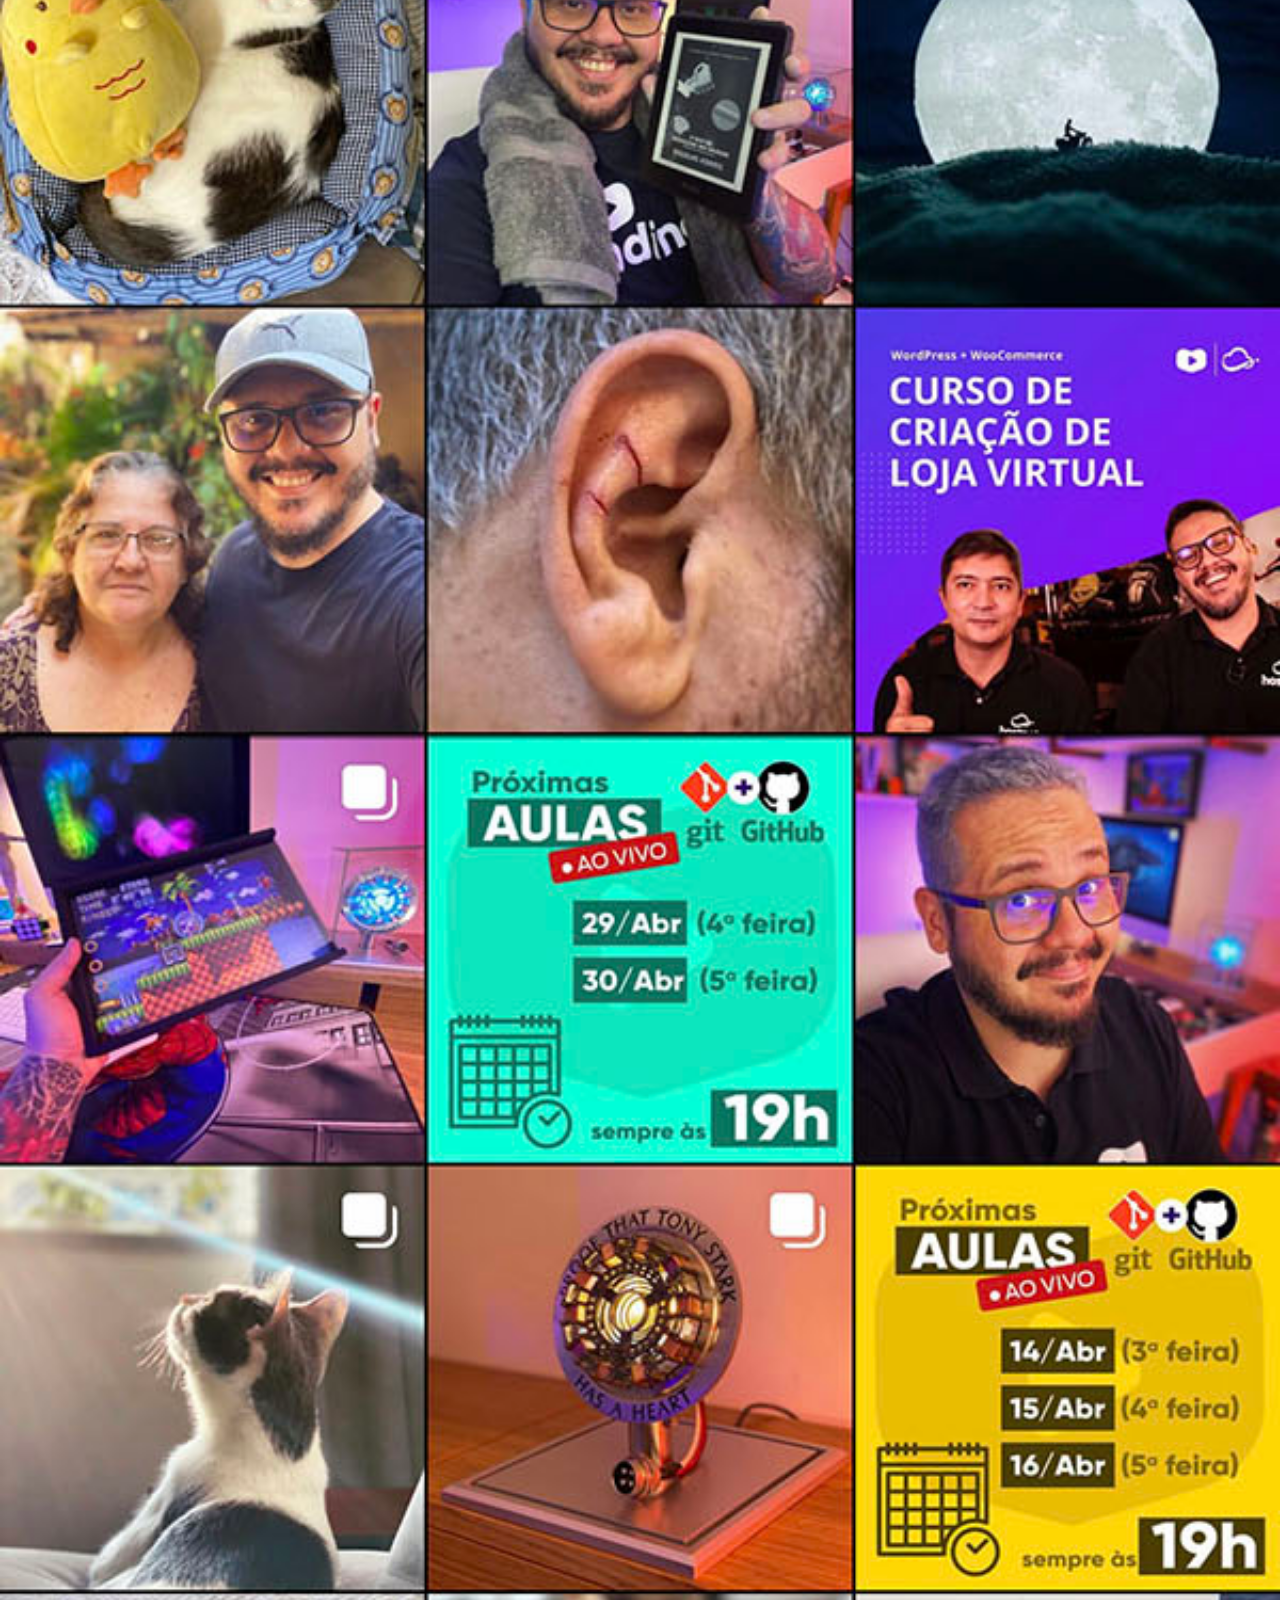
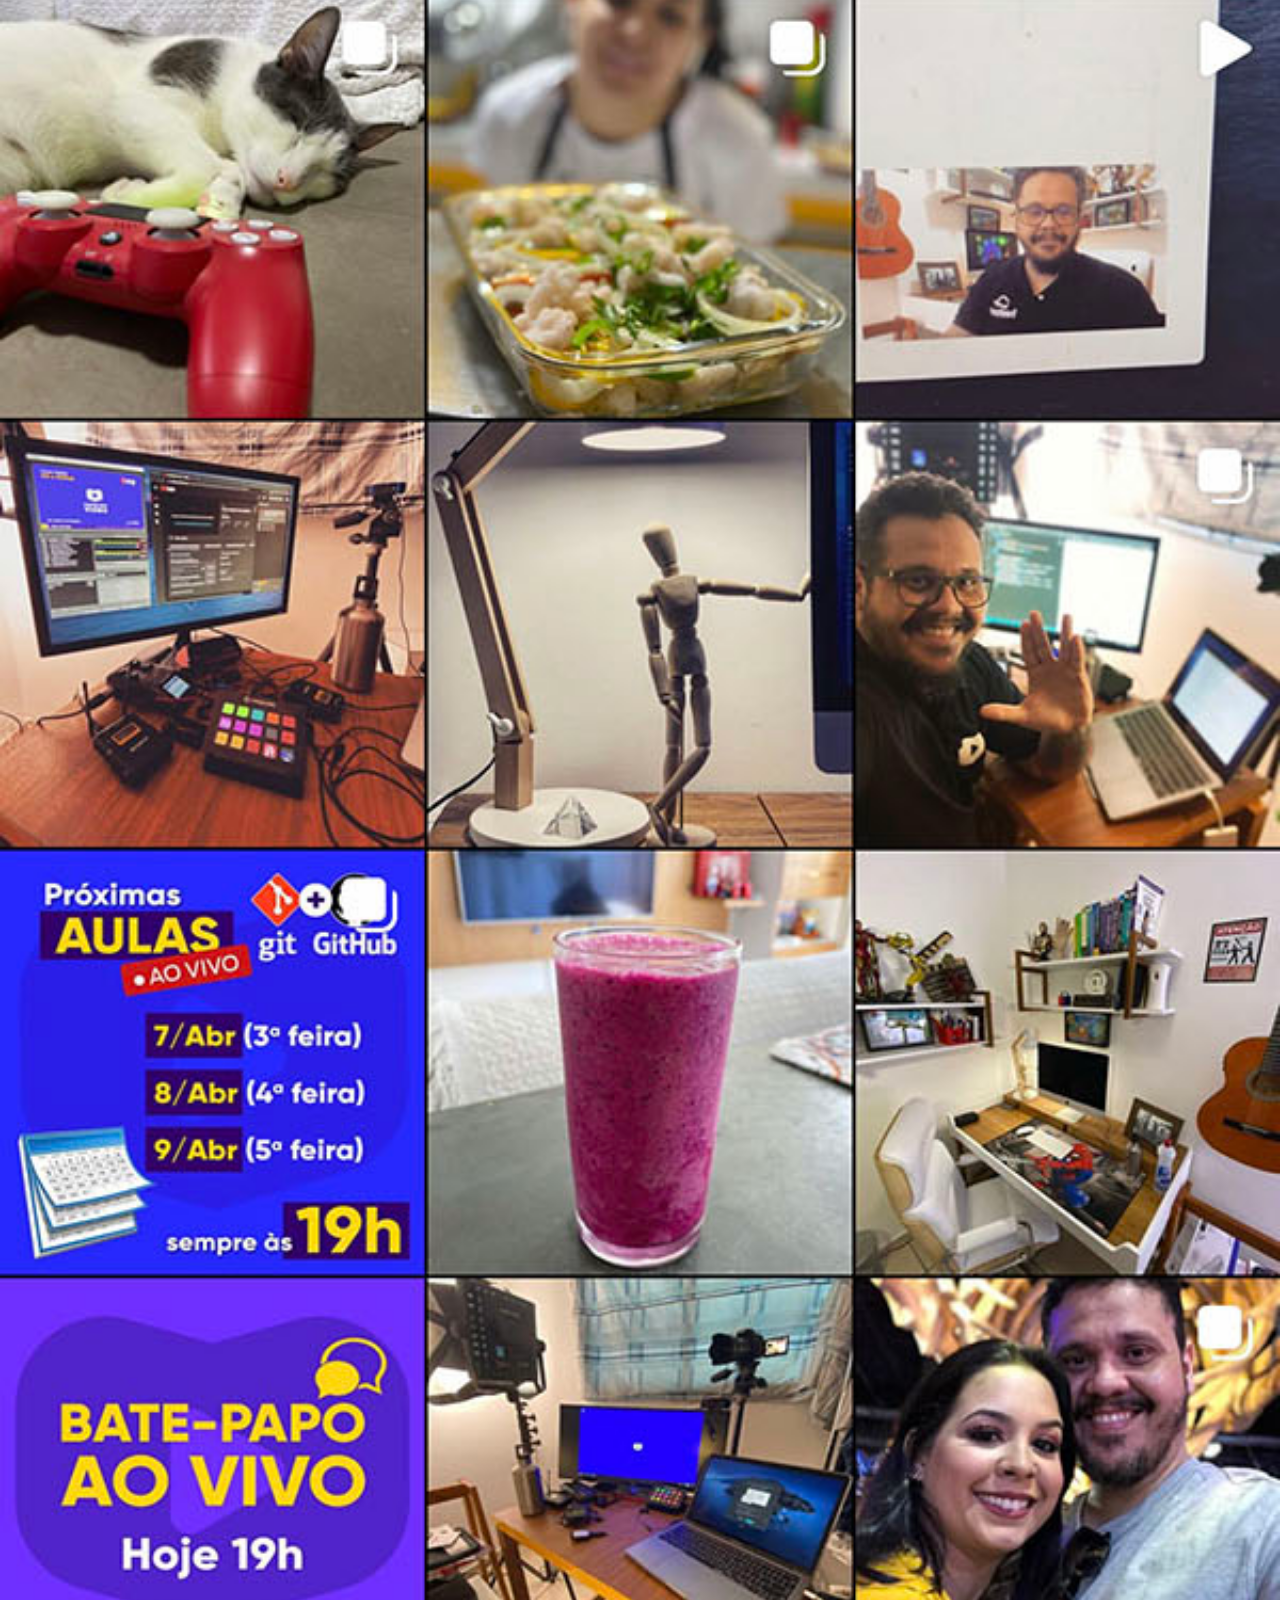
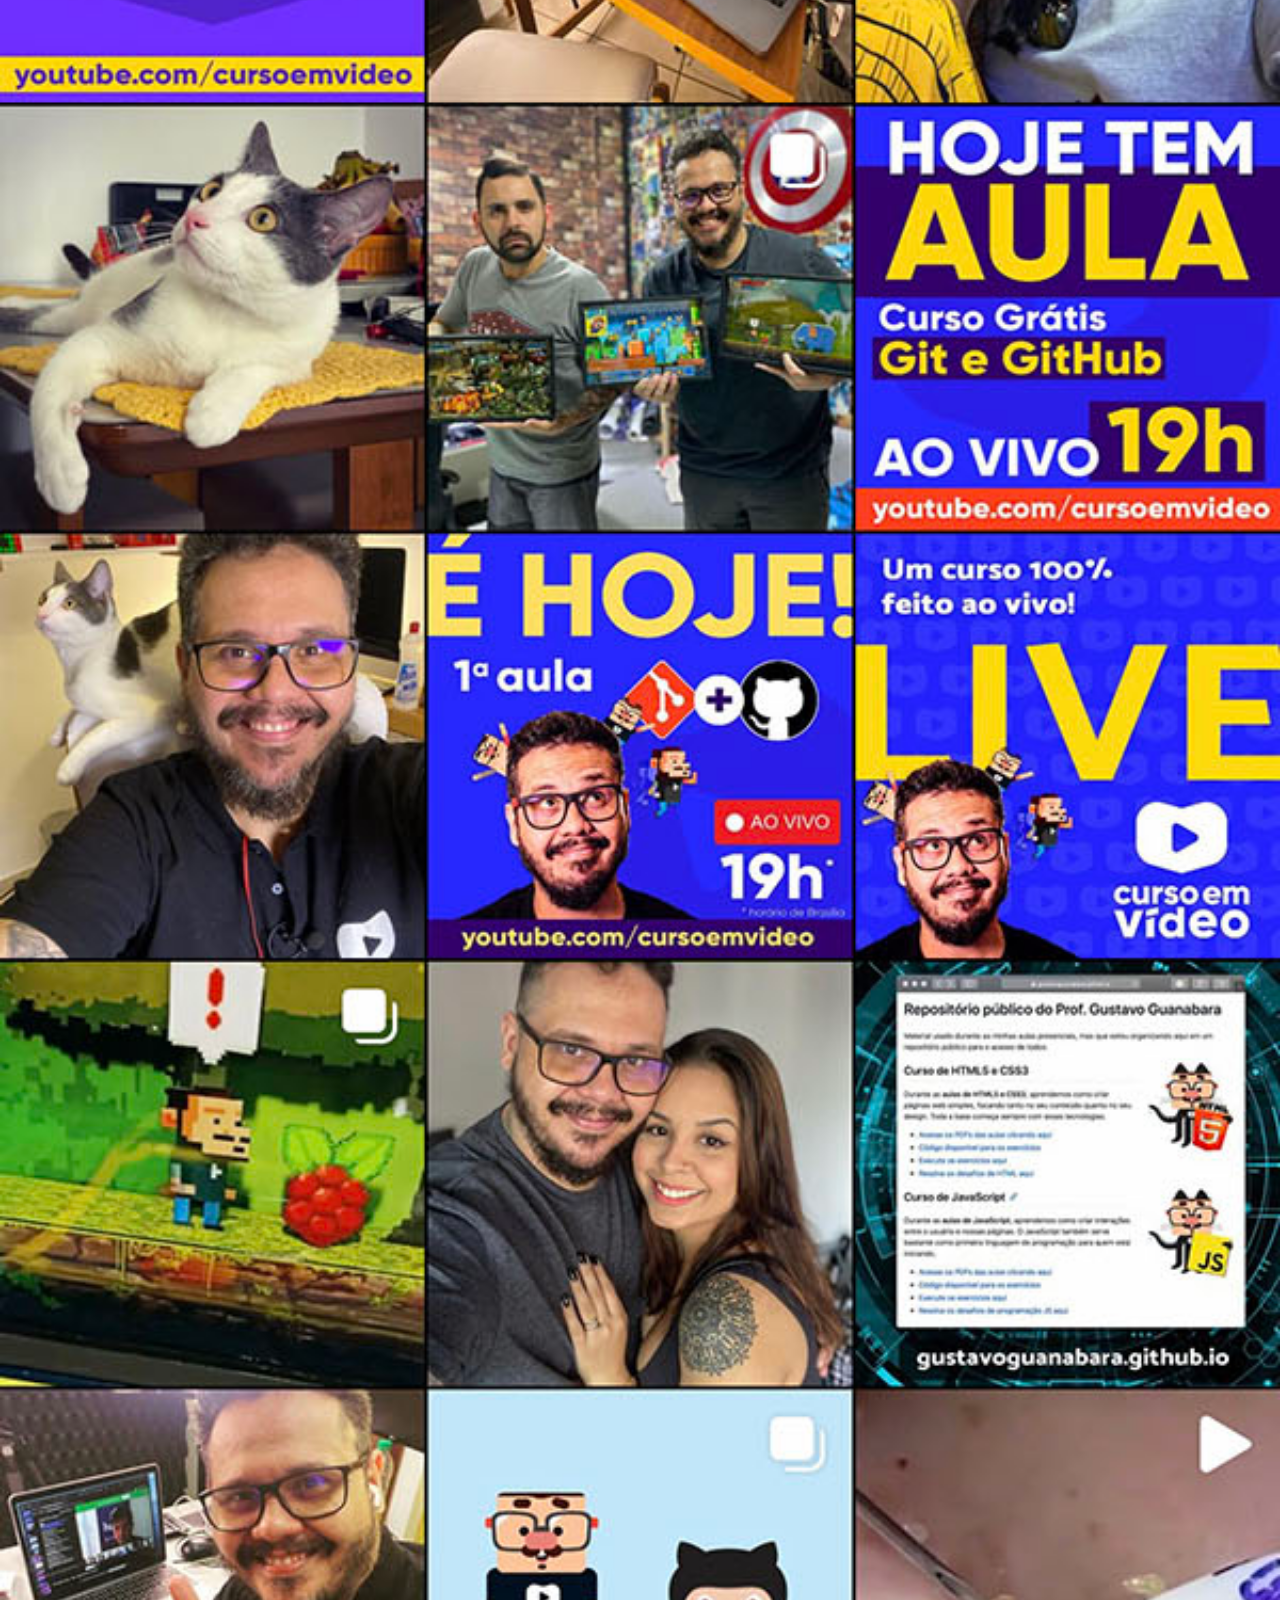
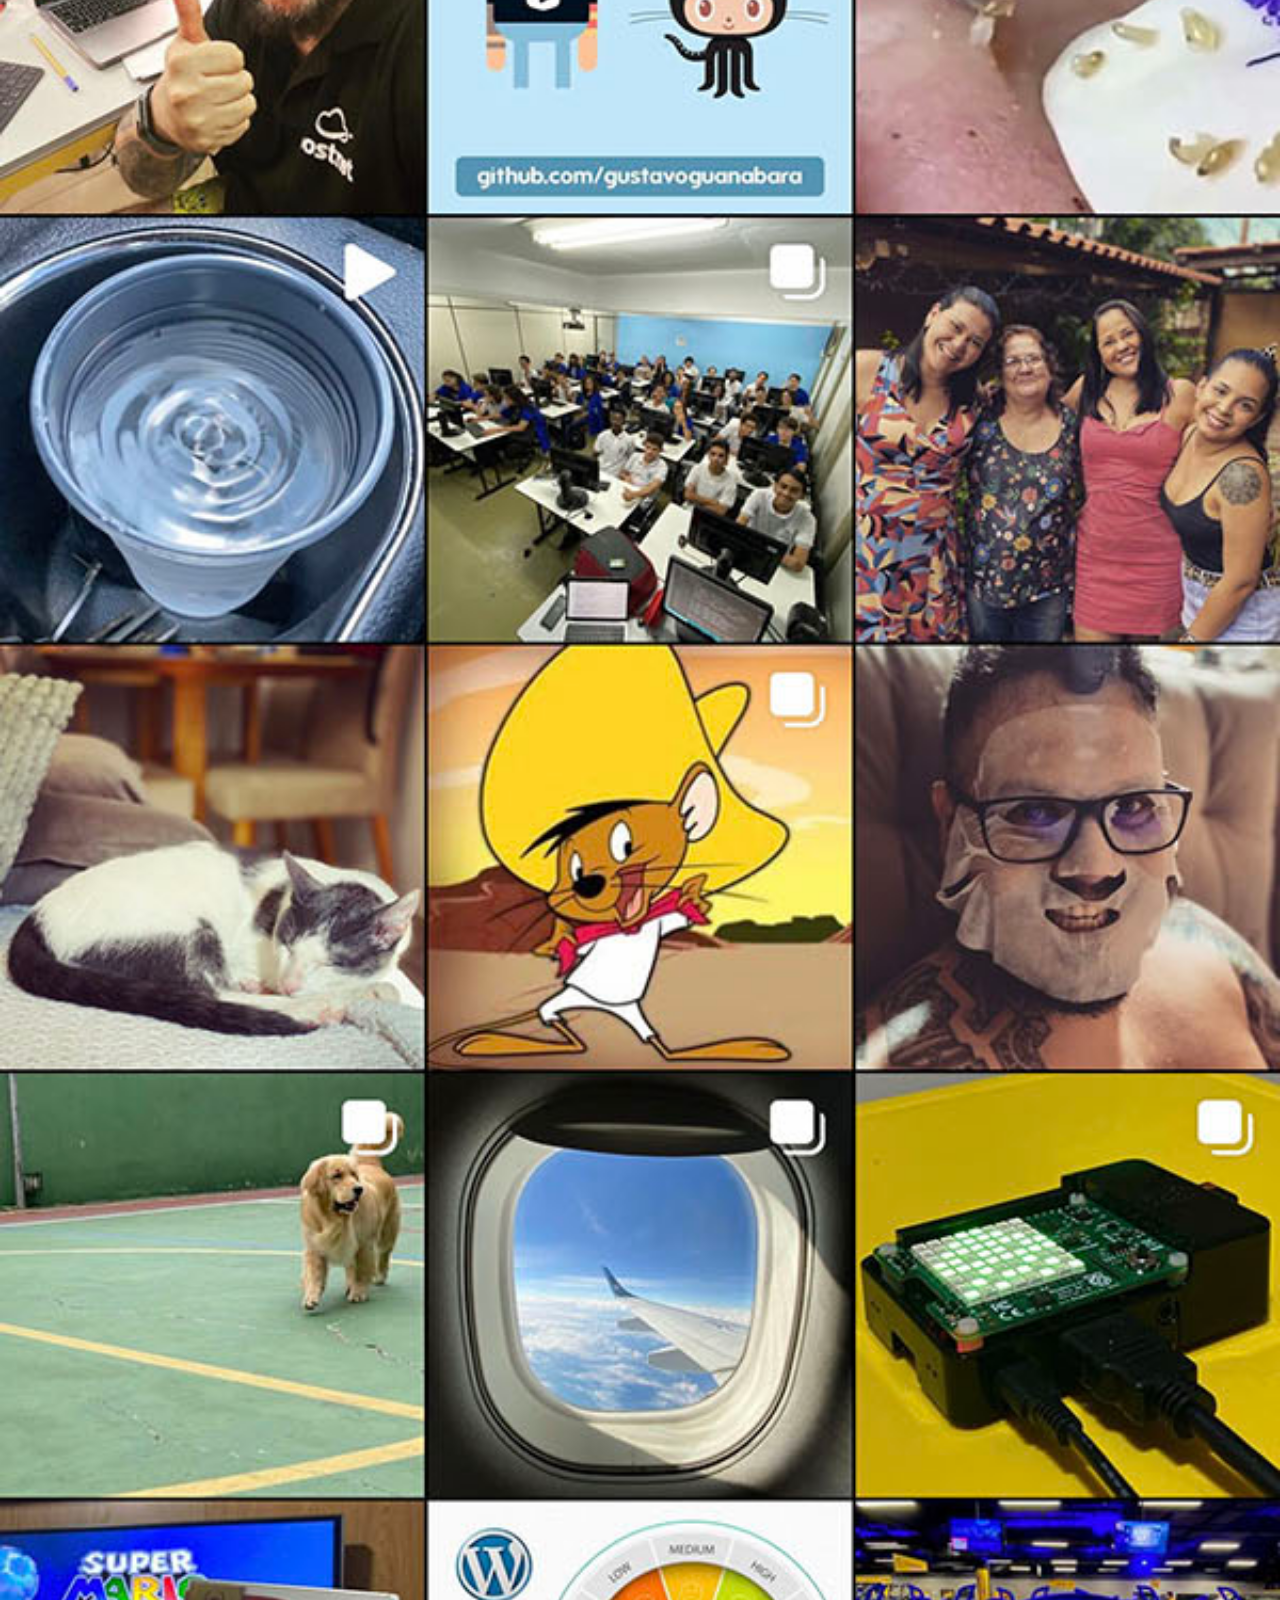
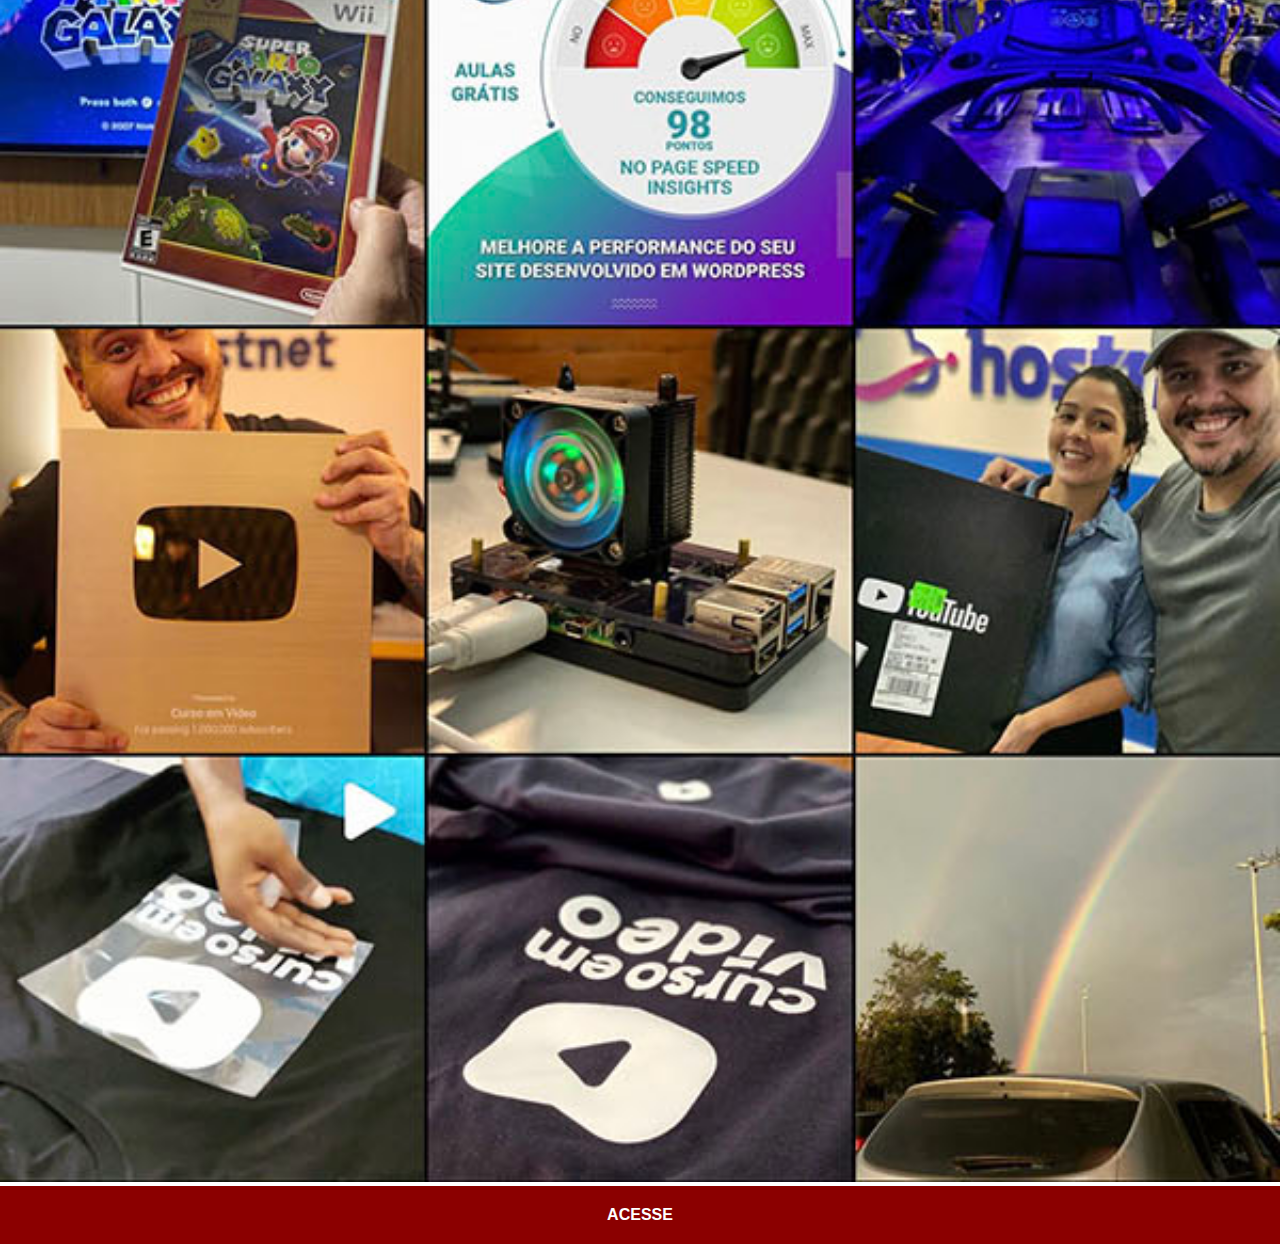
<file: instagram.html>
<!DOCTYPE html>
<html lang="pt-br">
<head>
    <meta charset="UTF-8">
    <meta name="viewport" content="width=device-width, initial-scale=1.0">
    <title>Instagram</title>
    <link rel="stylesheet" href="estilos/social.css">
</head>
<body>
    <img src="imagens/tela-instagram.jpg" alt="Instagram">
    <a href="https://www.instagram.com/gustavoguanabara/" target="_blank">ACESSE</a>
    
</body>
</html>
</file>
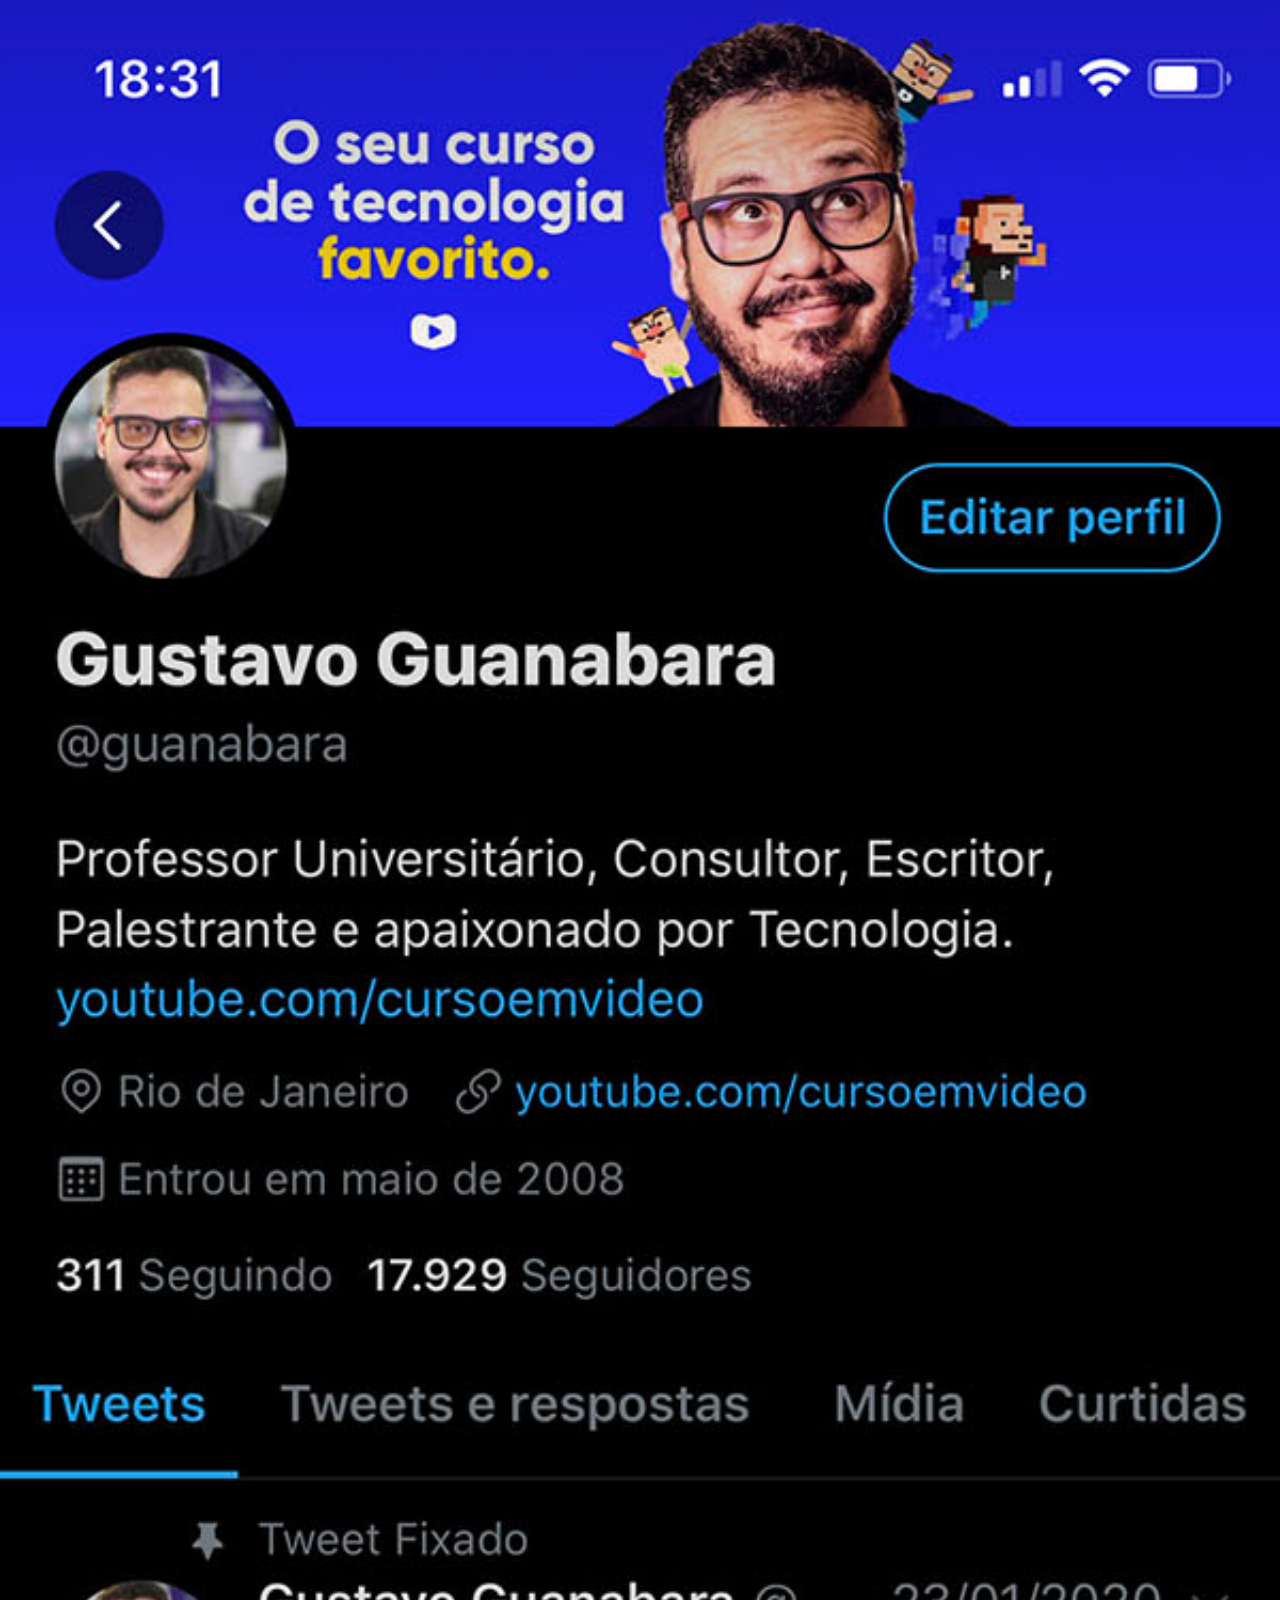
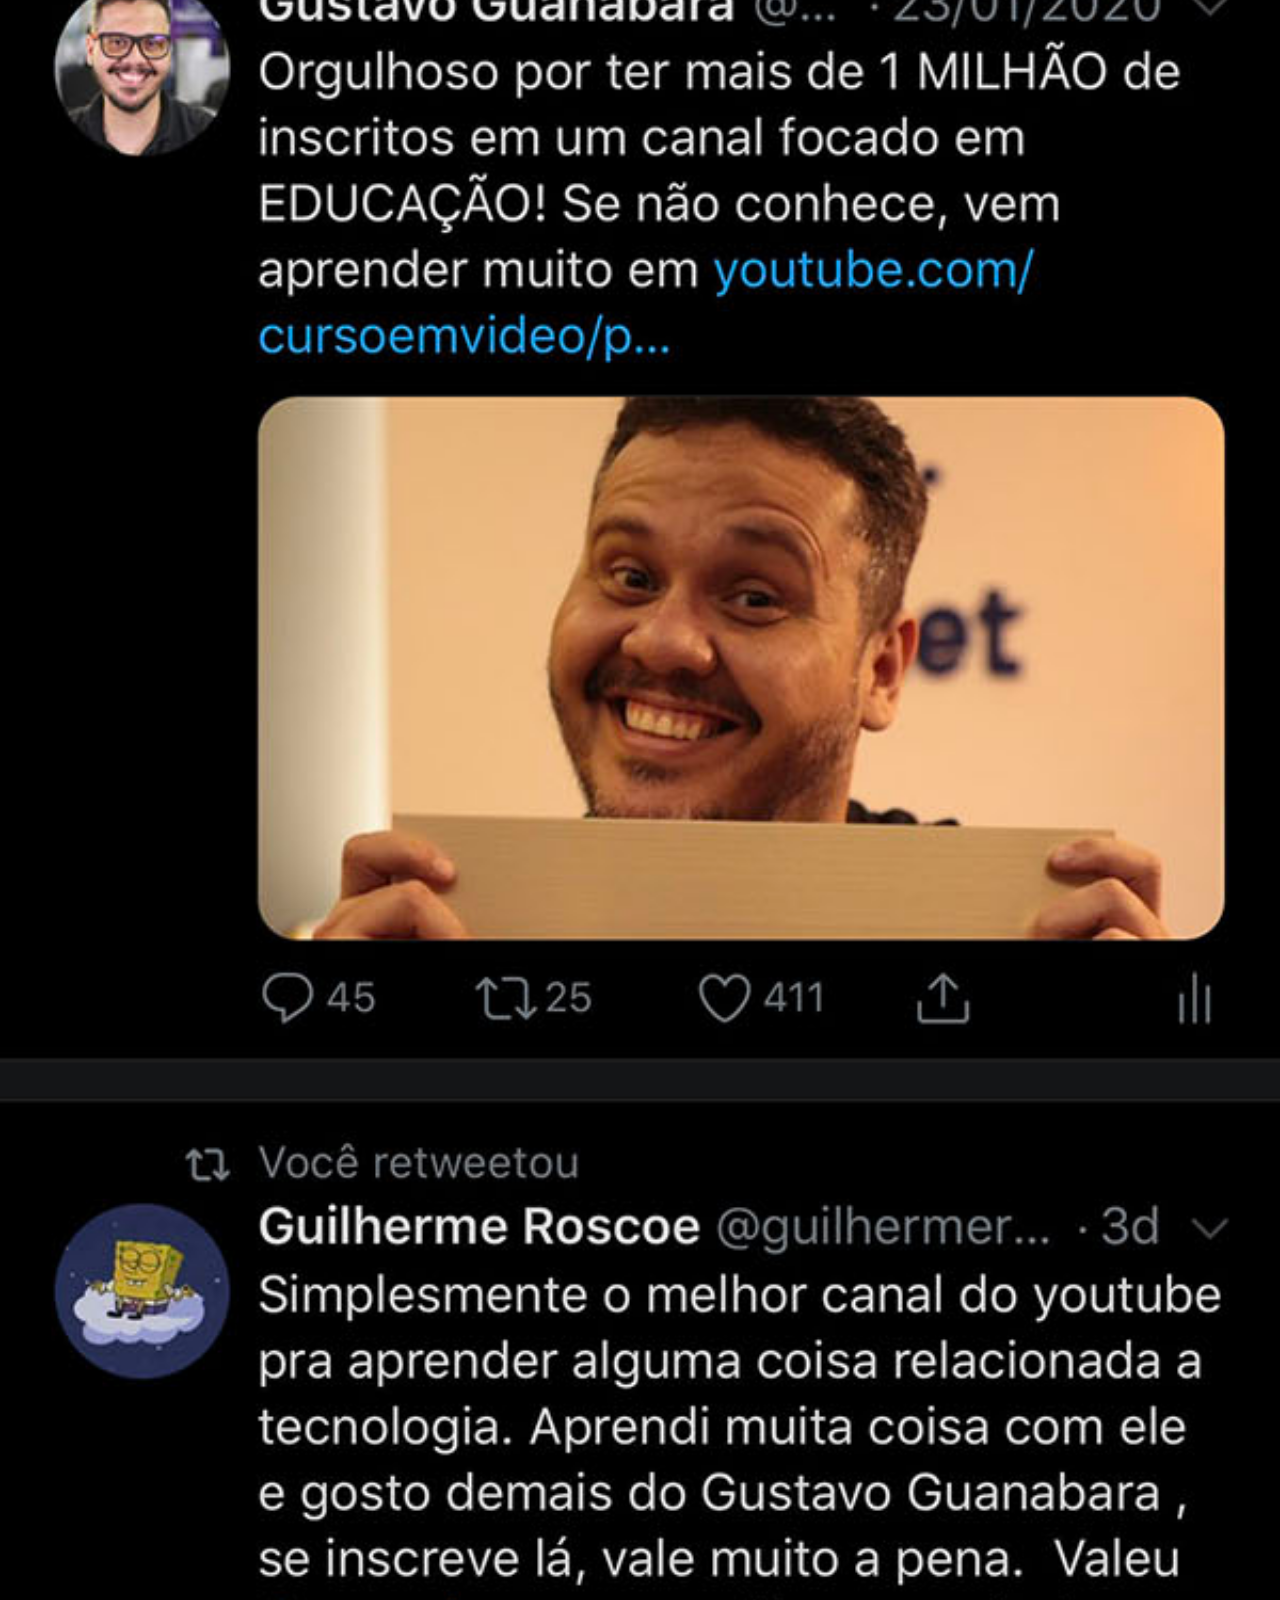
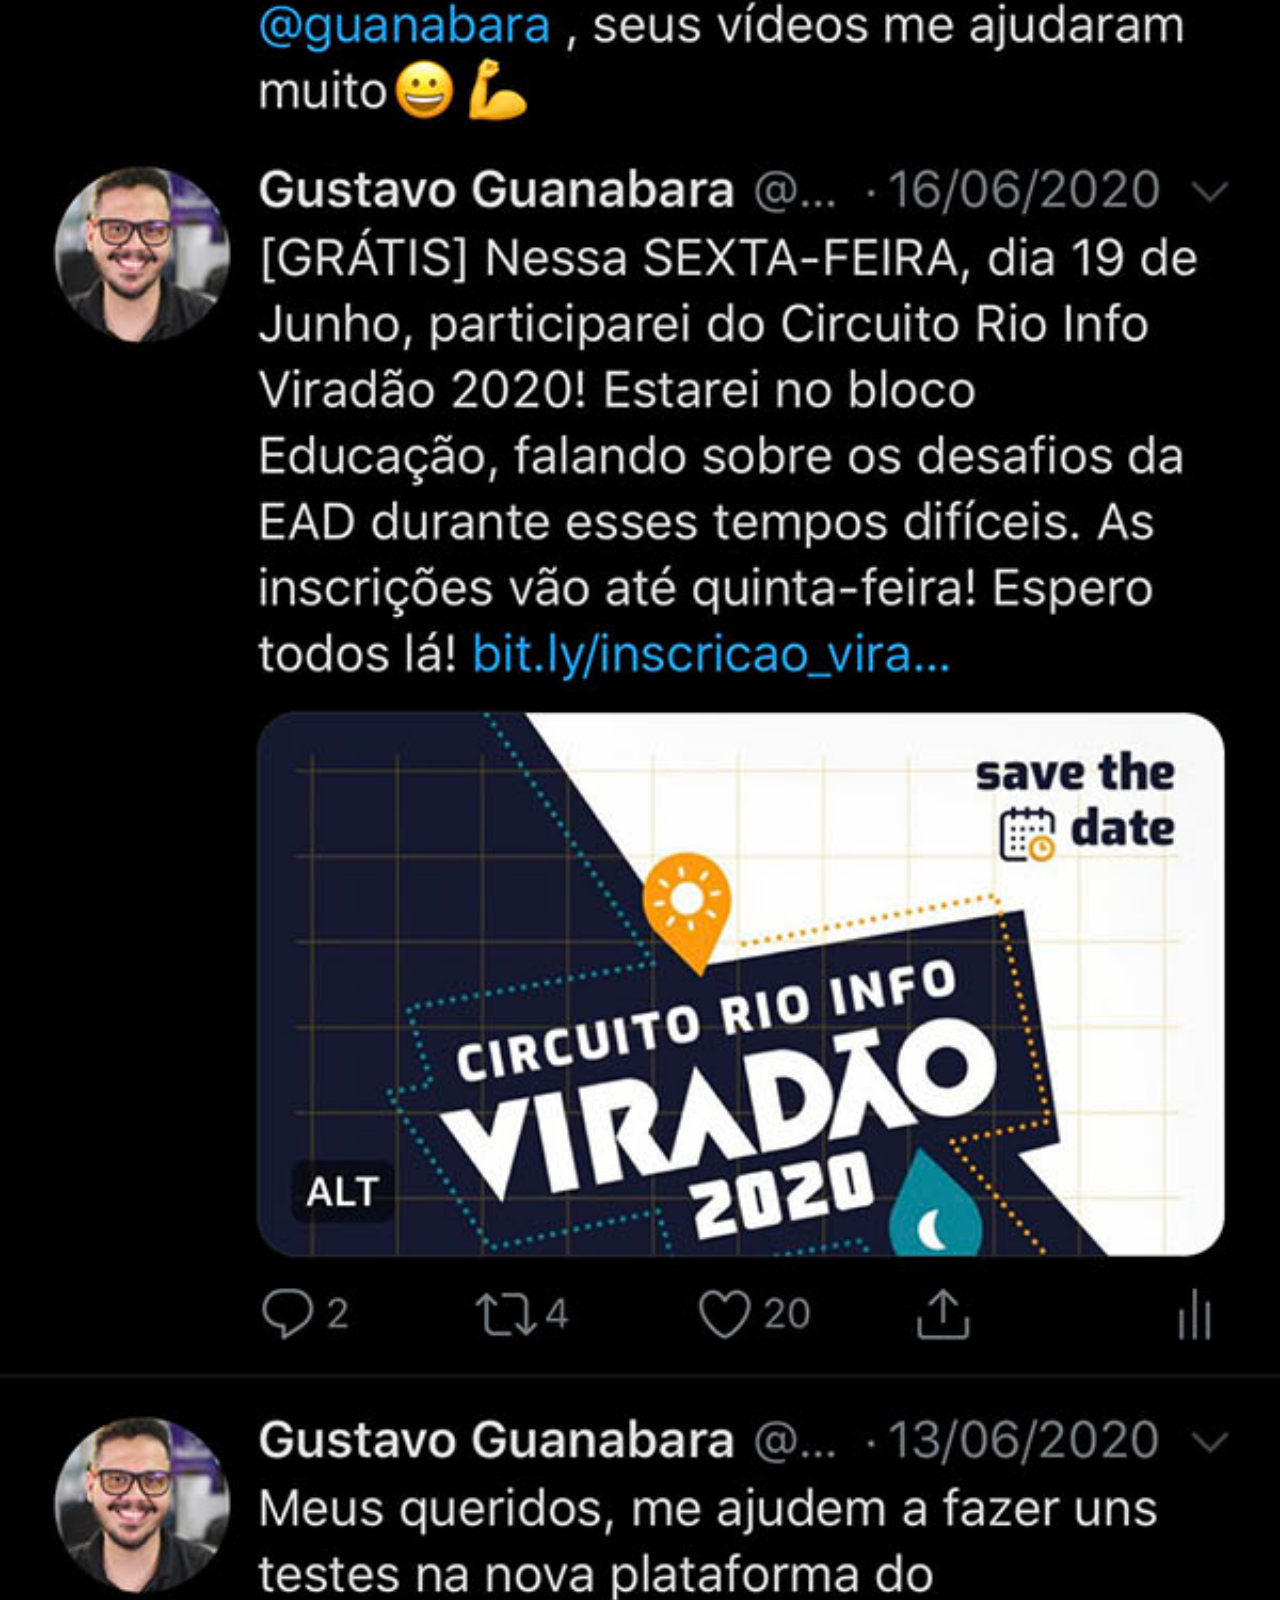
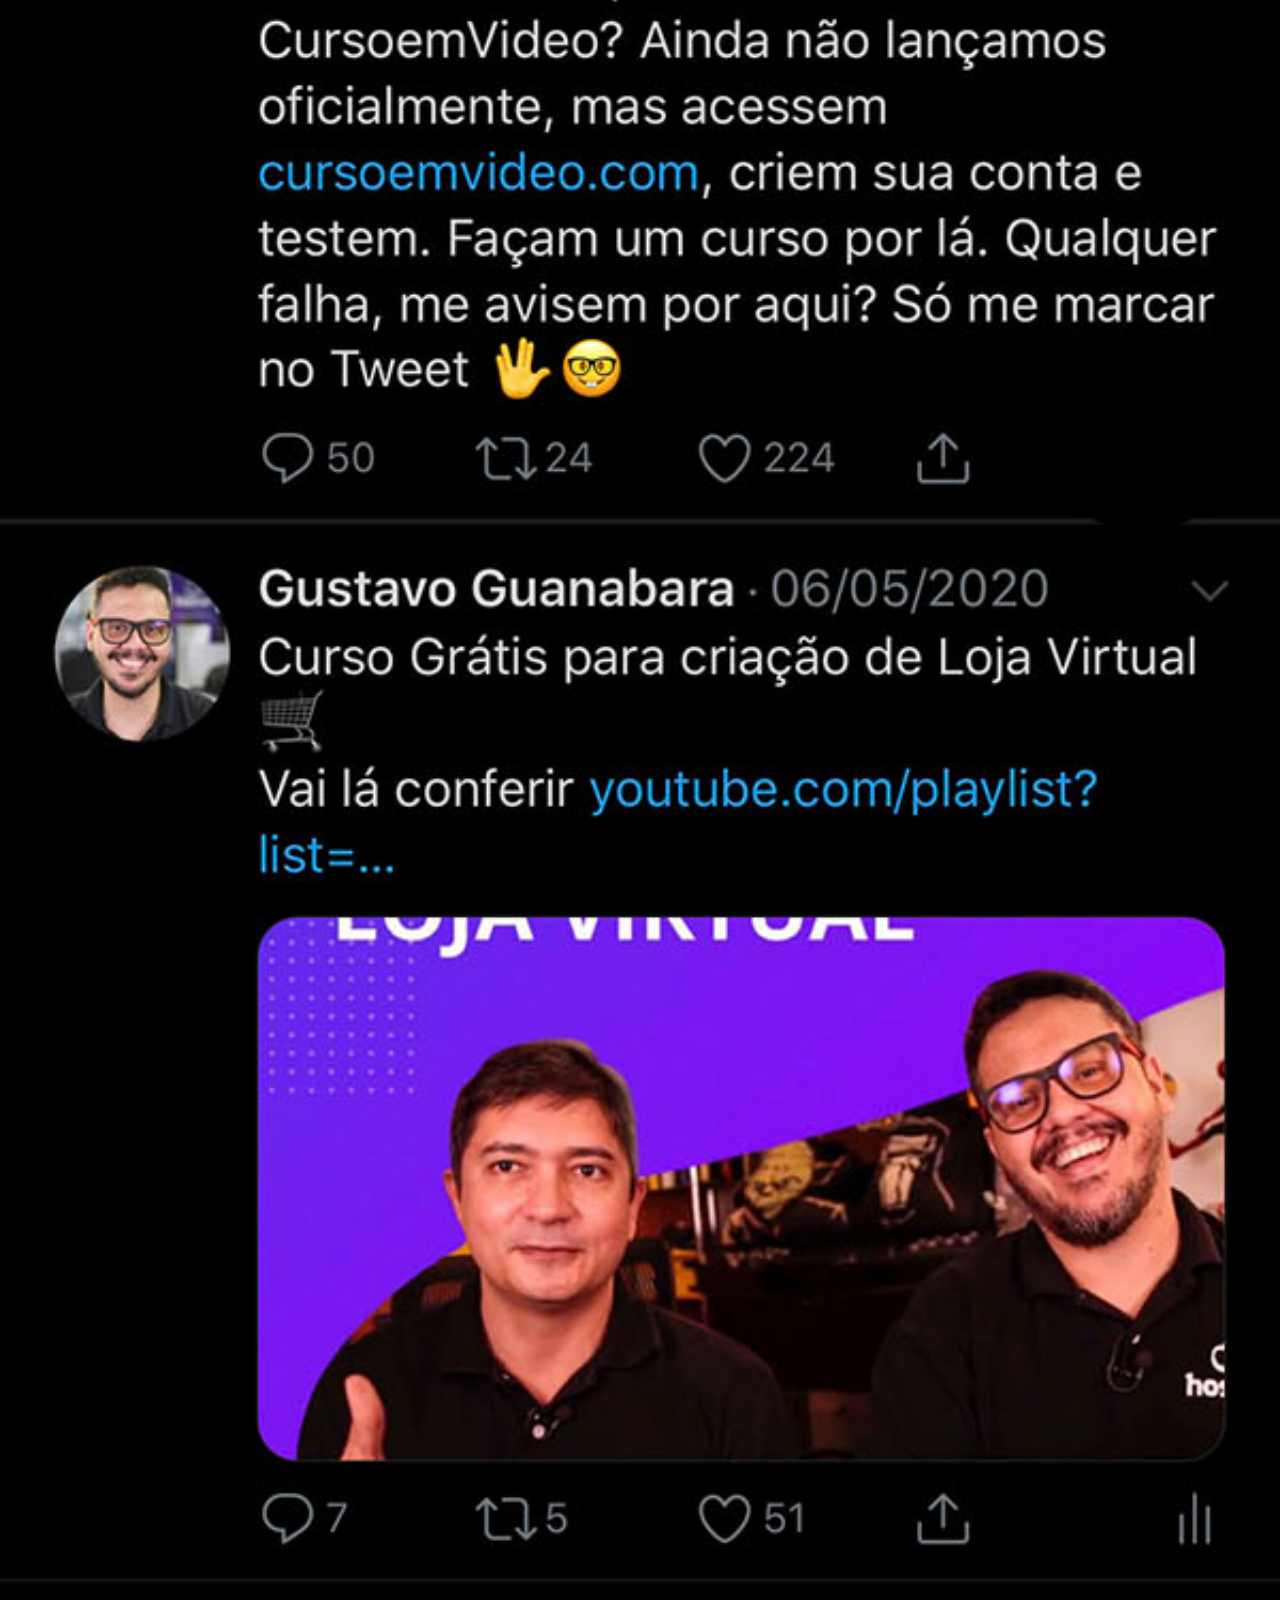
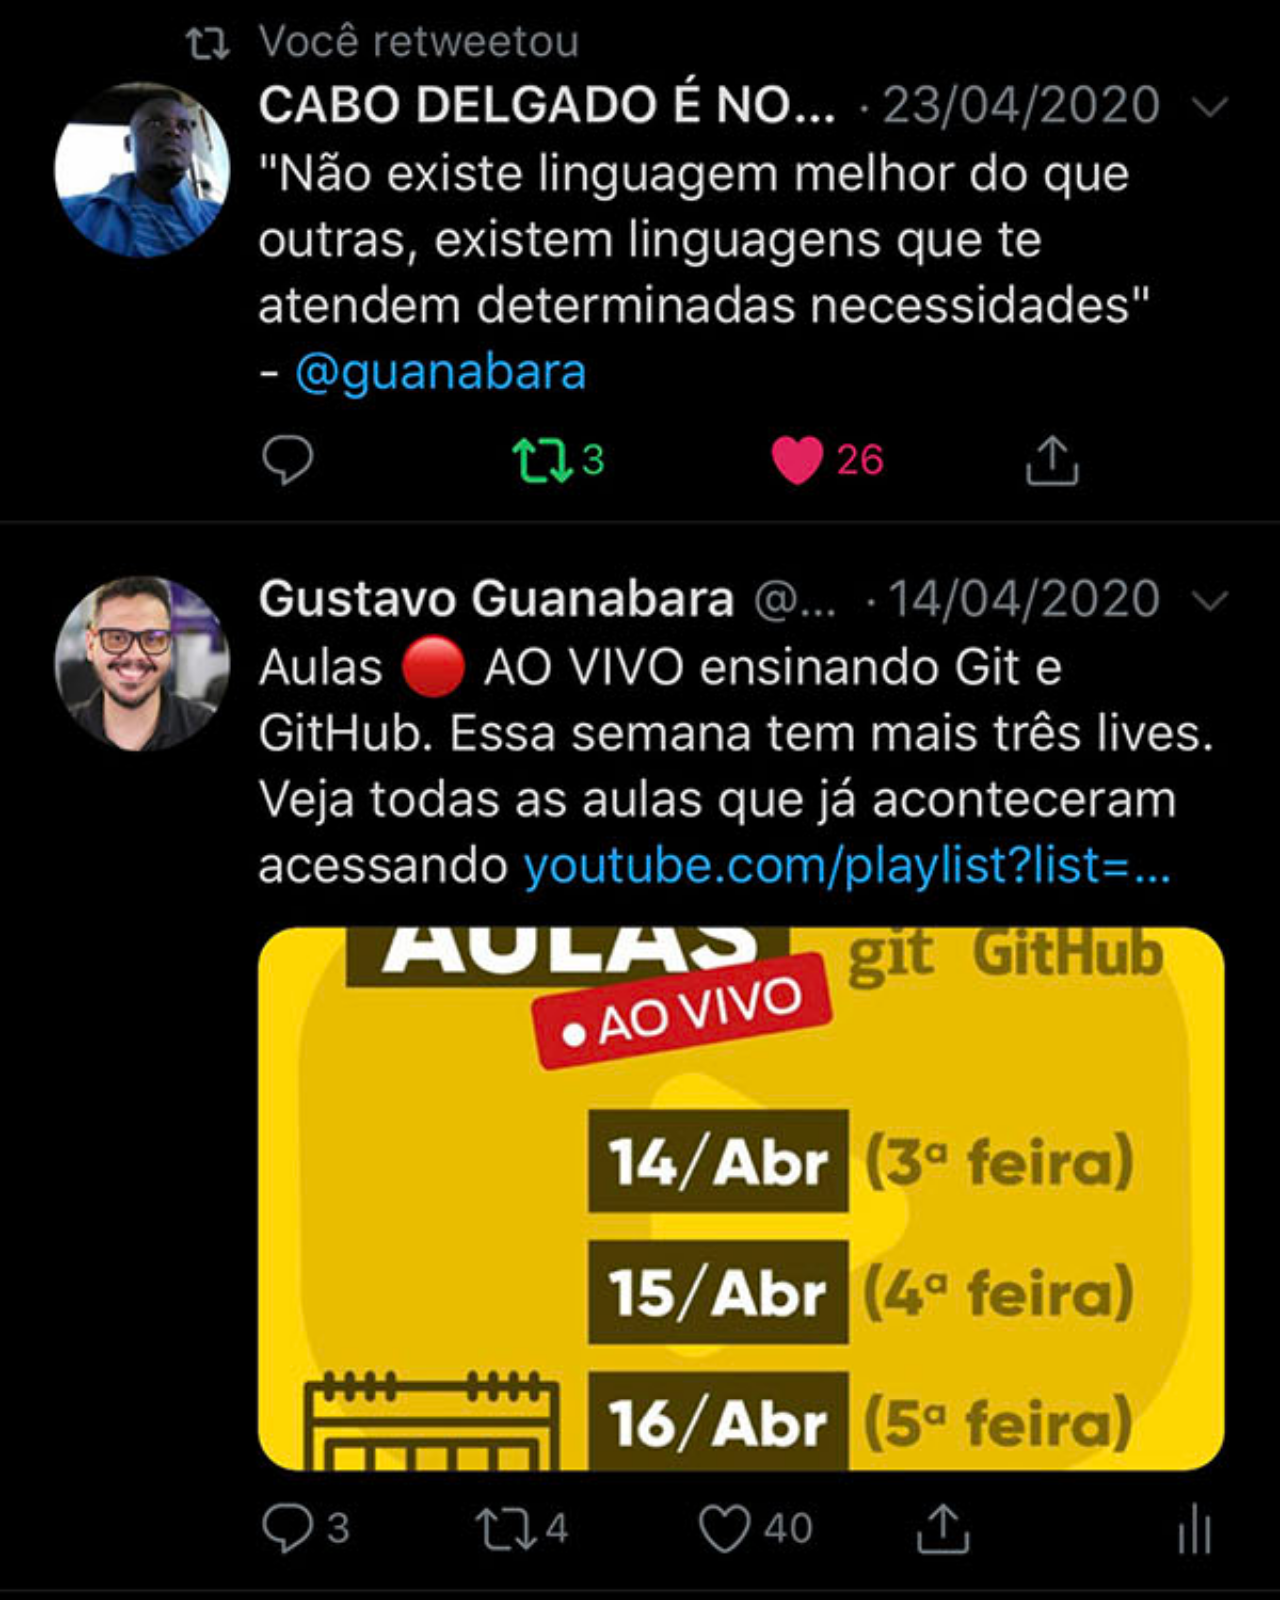
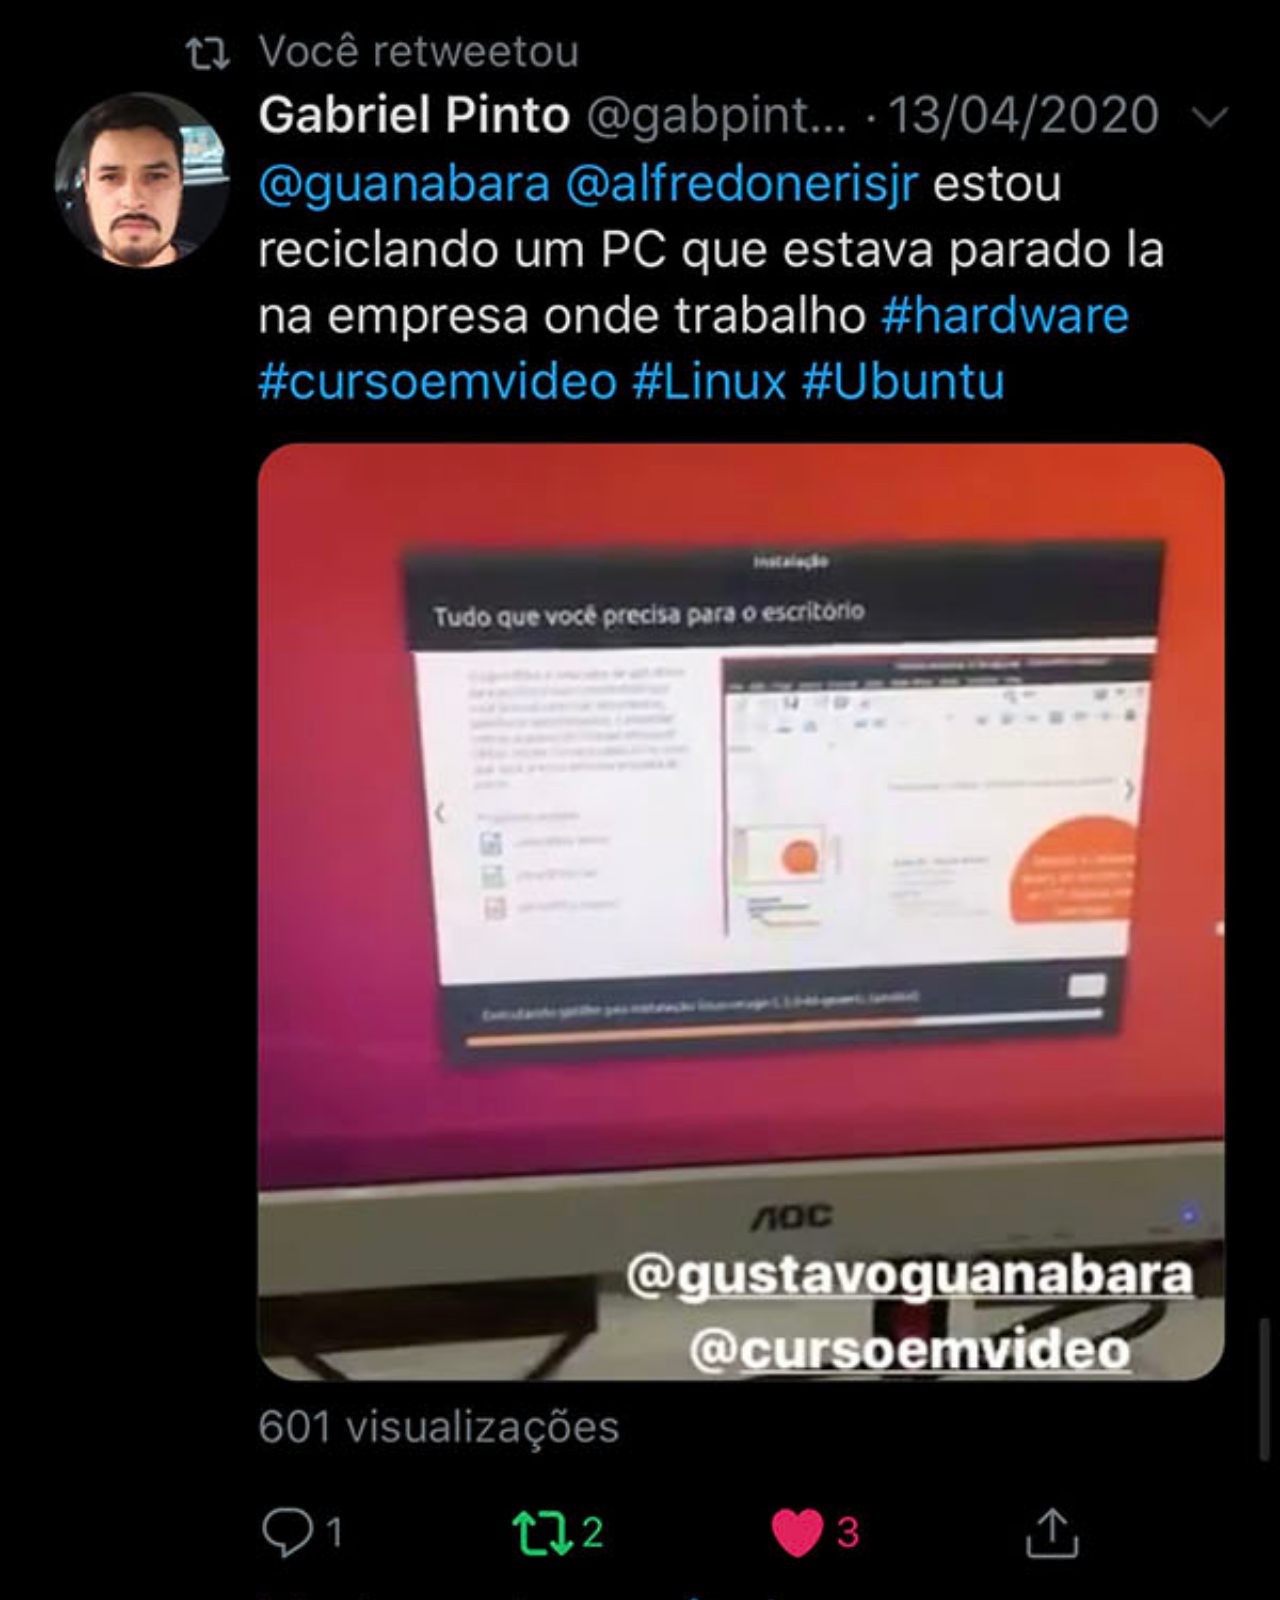
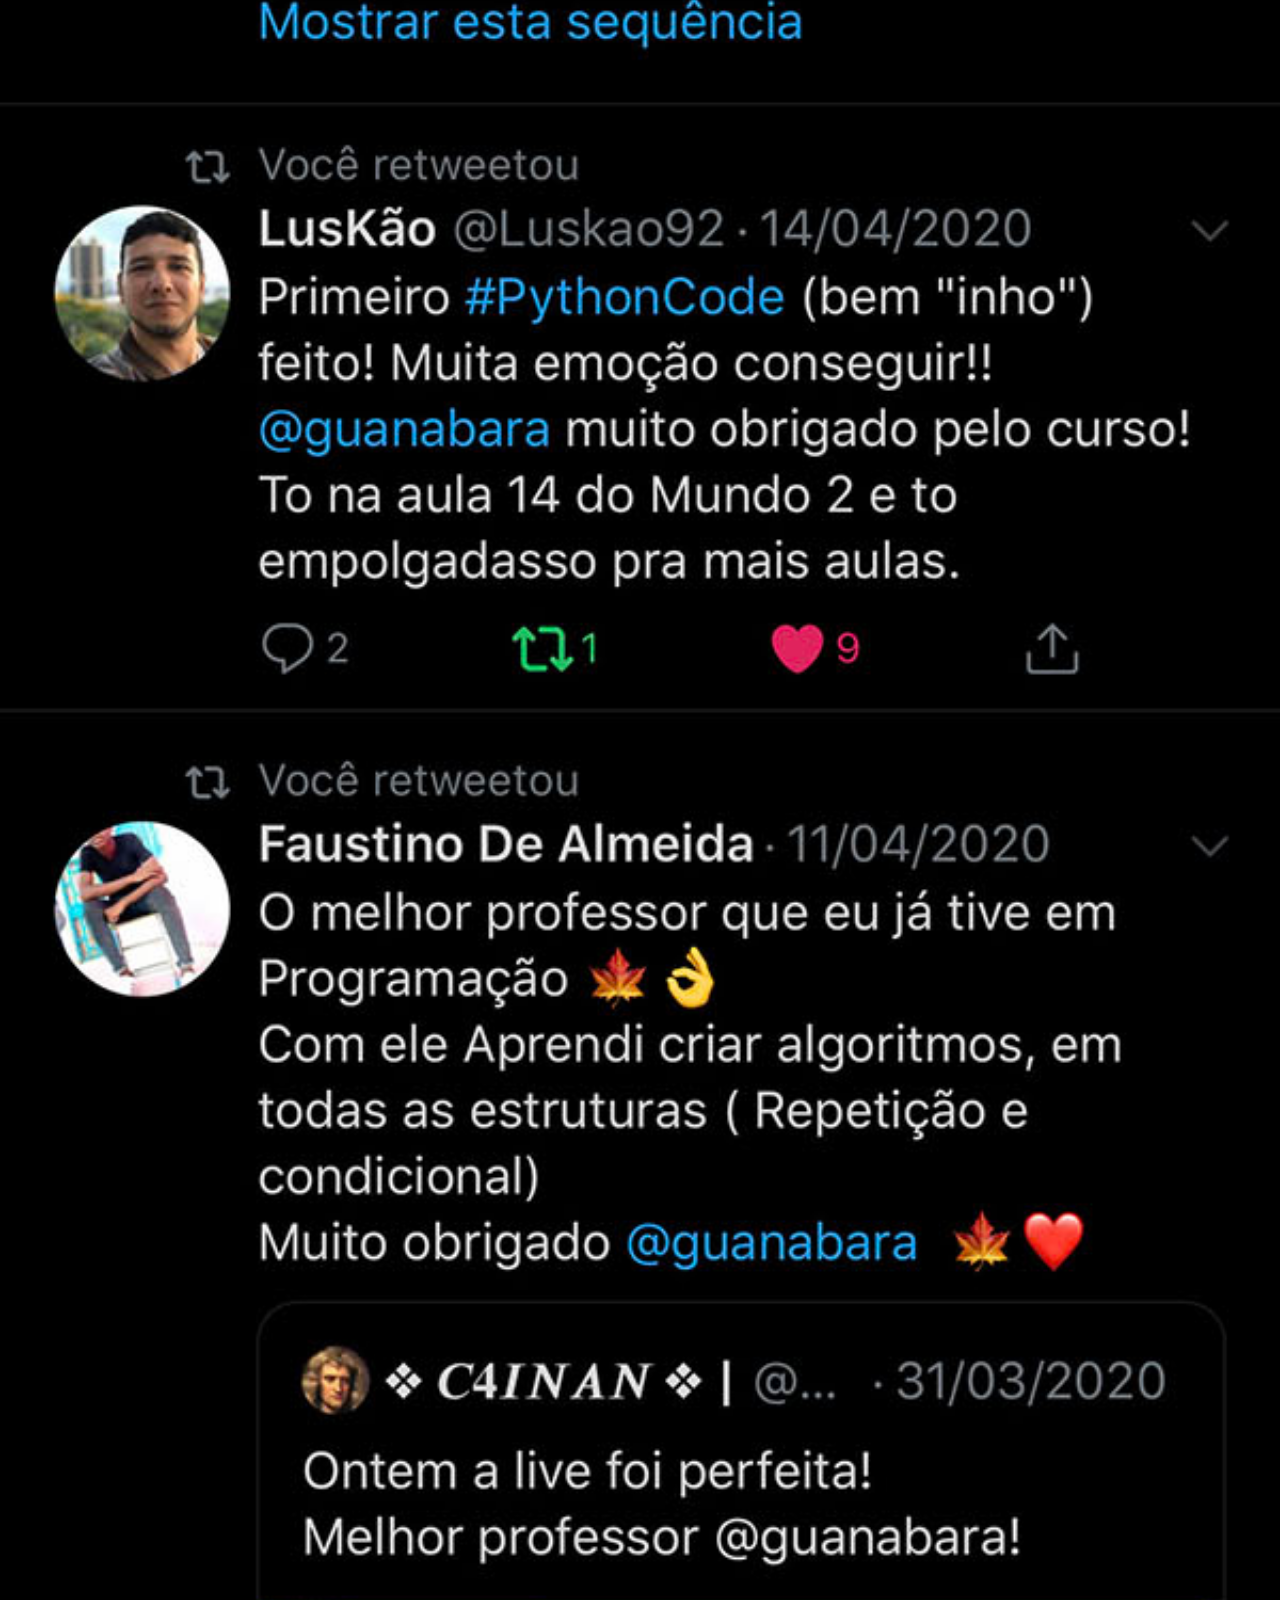
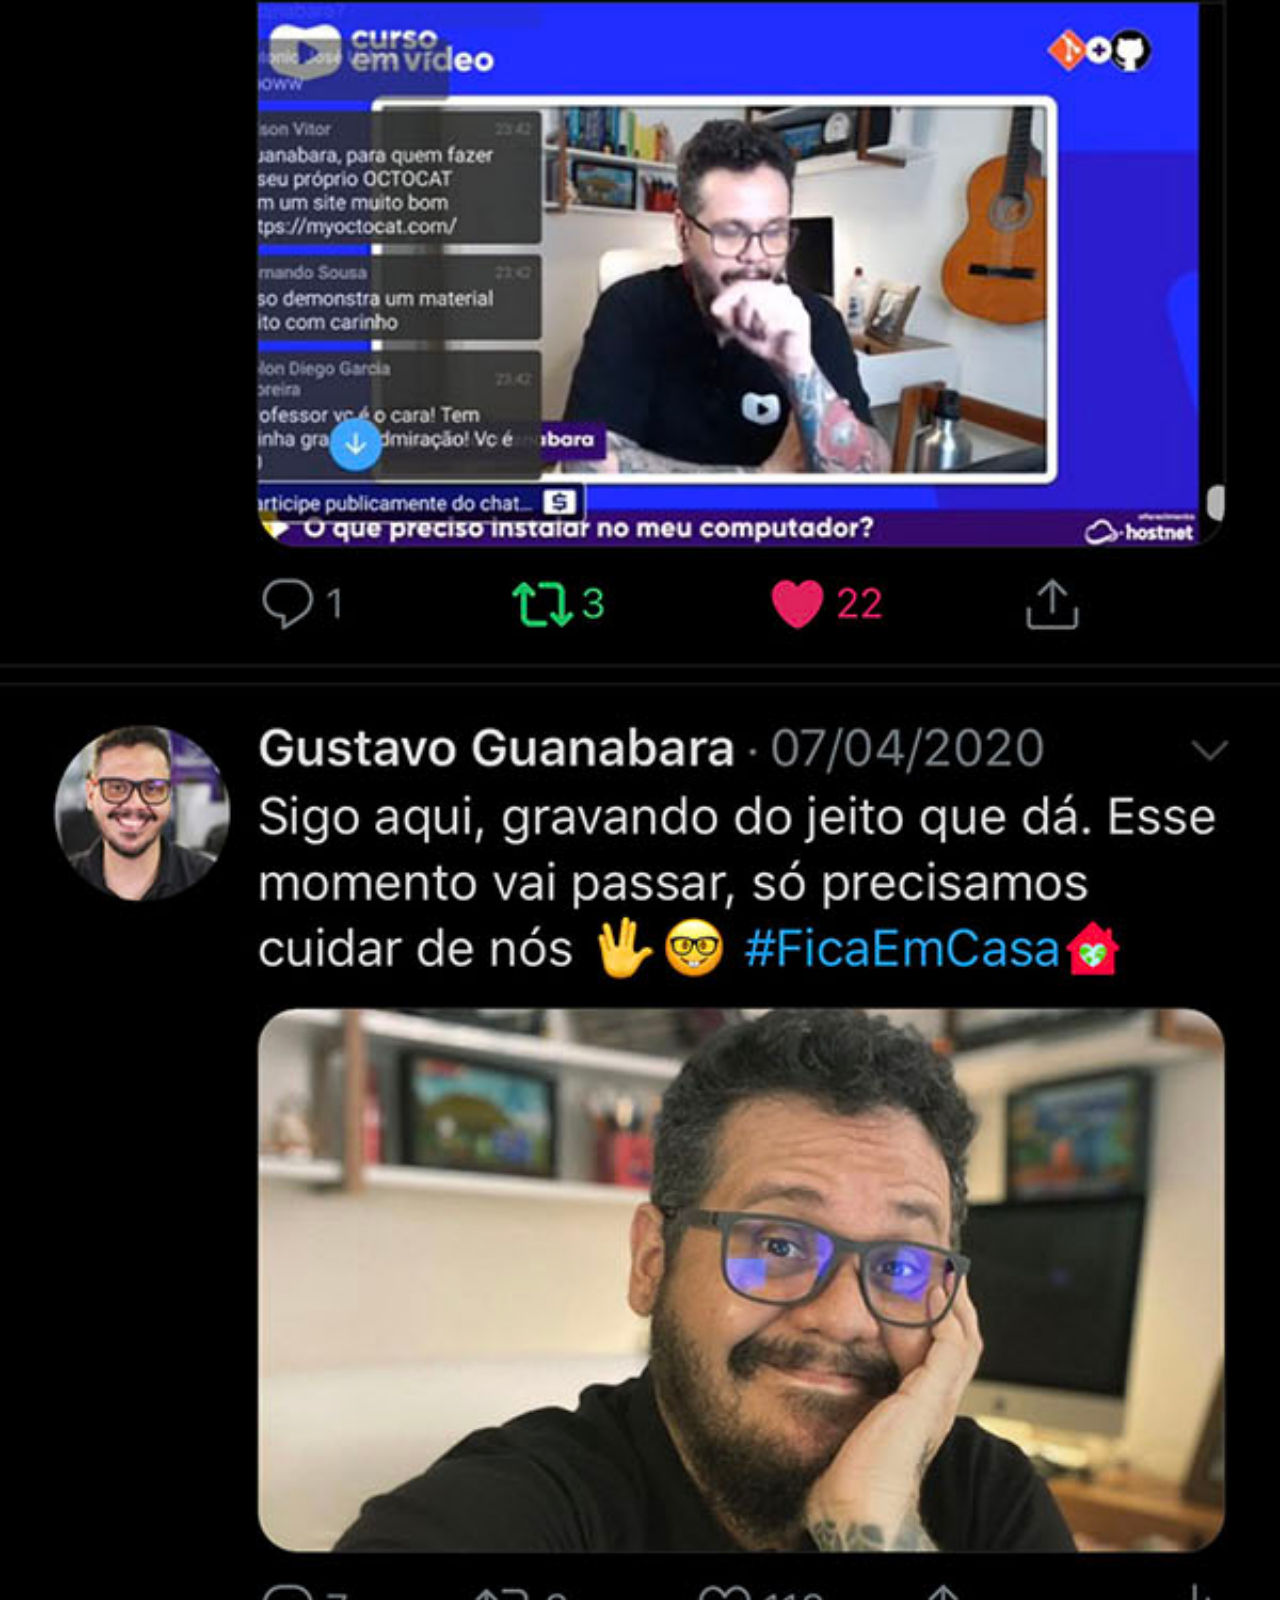
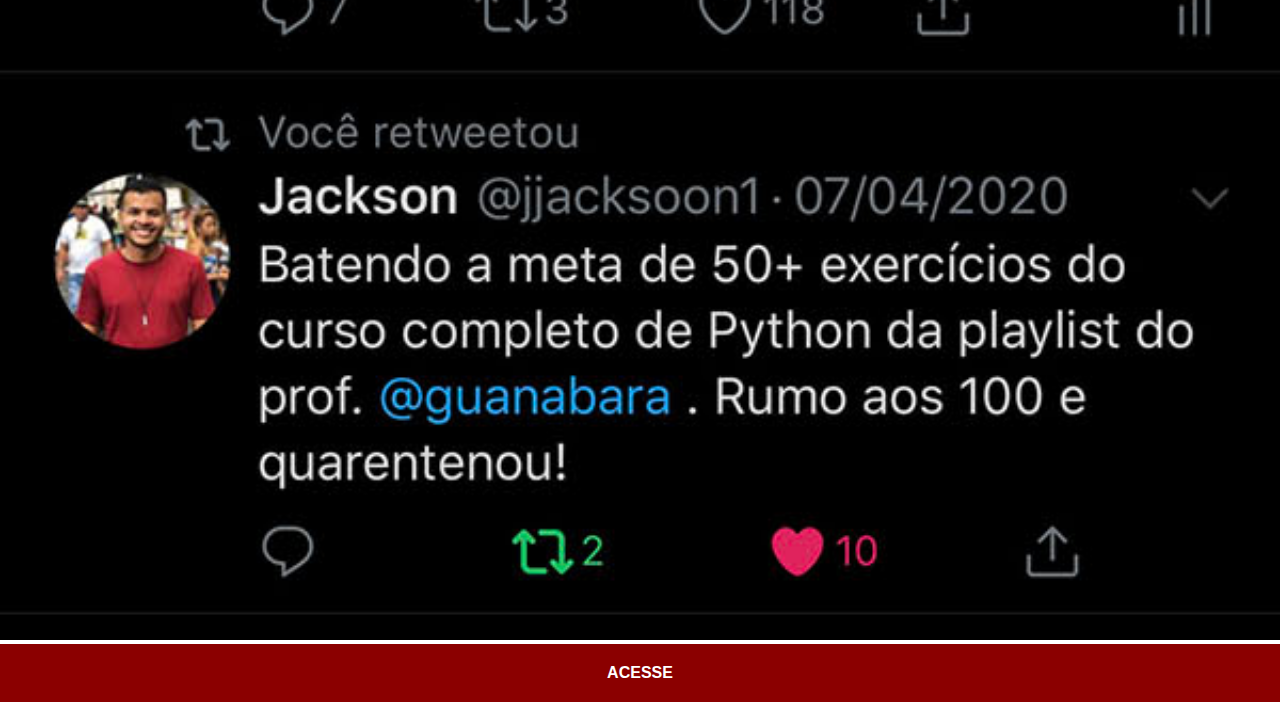
<file: twitter.html>
<!DOCTYPE html>
<html lang="pt-br">
<head>
    <meta charset="UTF-8">
    <meta name="viewport" content="width=device-width, initial-scale=1.0">
    <title>Twitter</title>
    <link rel="stylesheet" href="estilos/social.css">
</head>
<body>
    <img src="imagens/tela-twitter.jpg" alt="Twitter">
    <a href="https://twitter.com/guanabara" target="_blank">ACESSE</a>
    
</body>
</html>
</file>
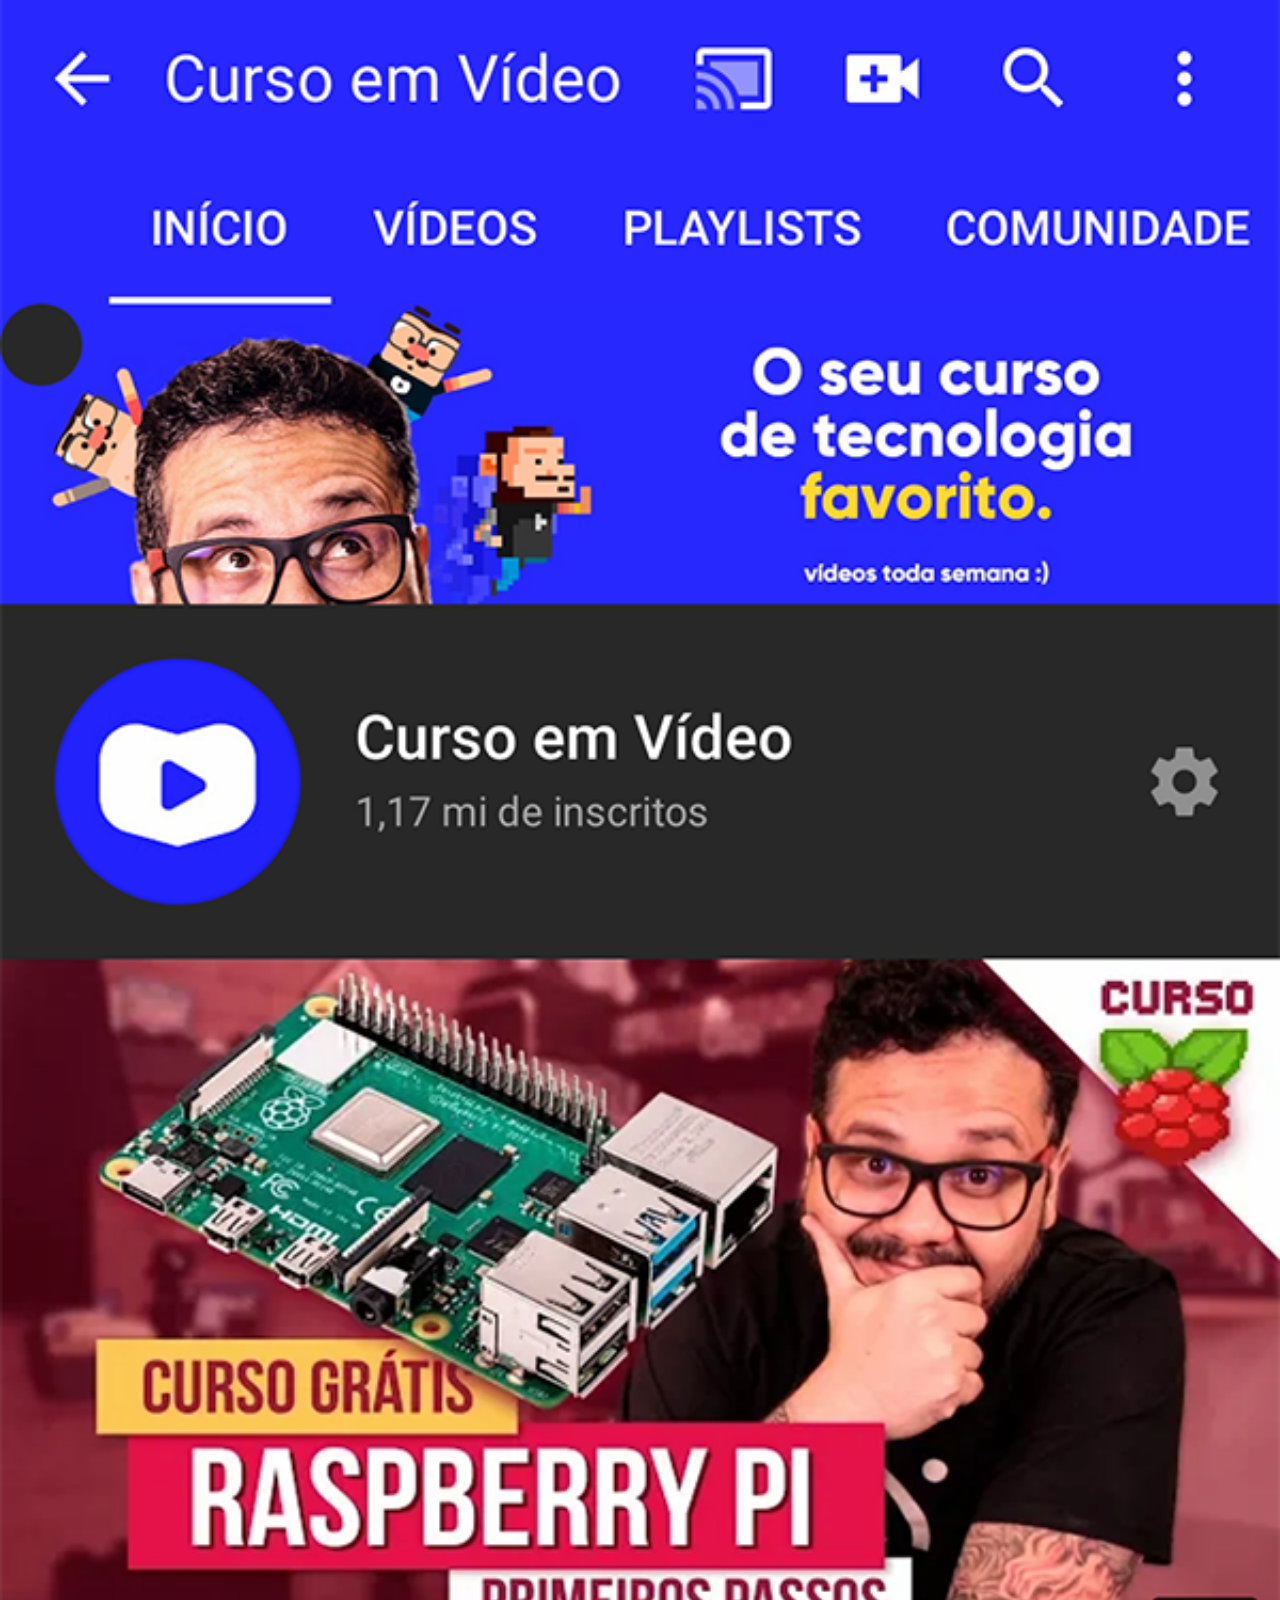
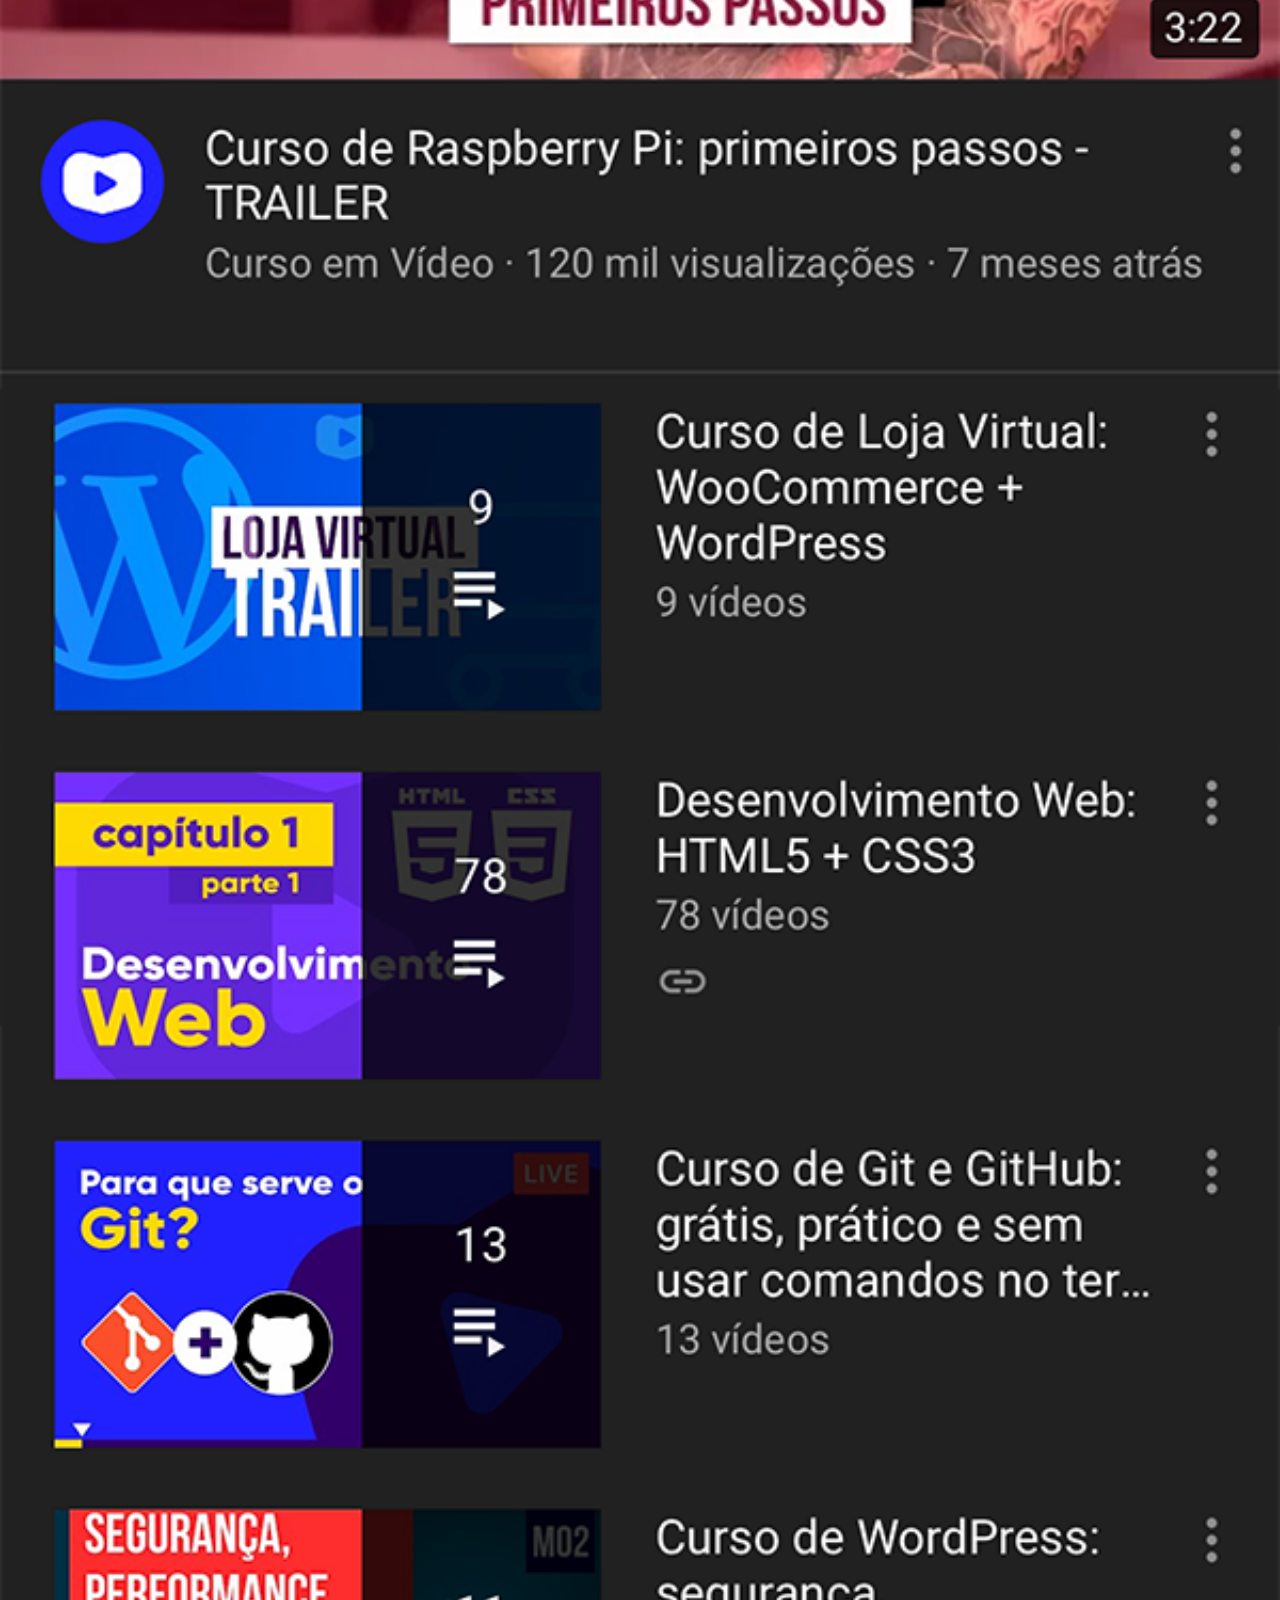
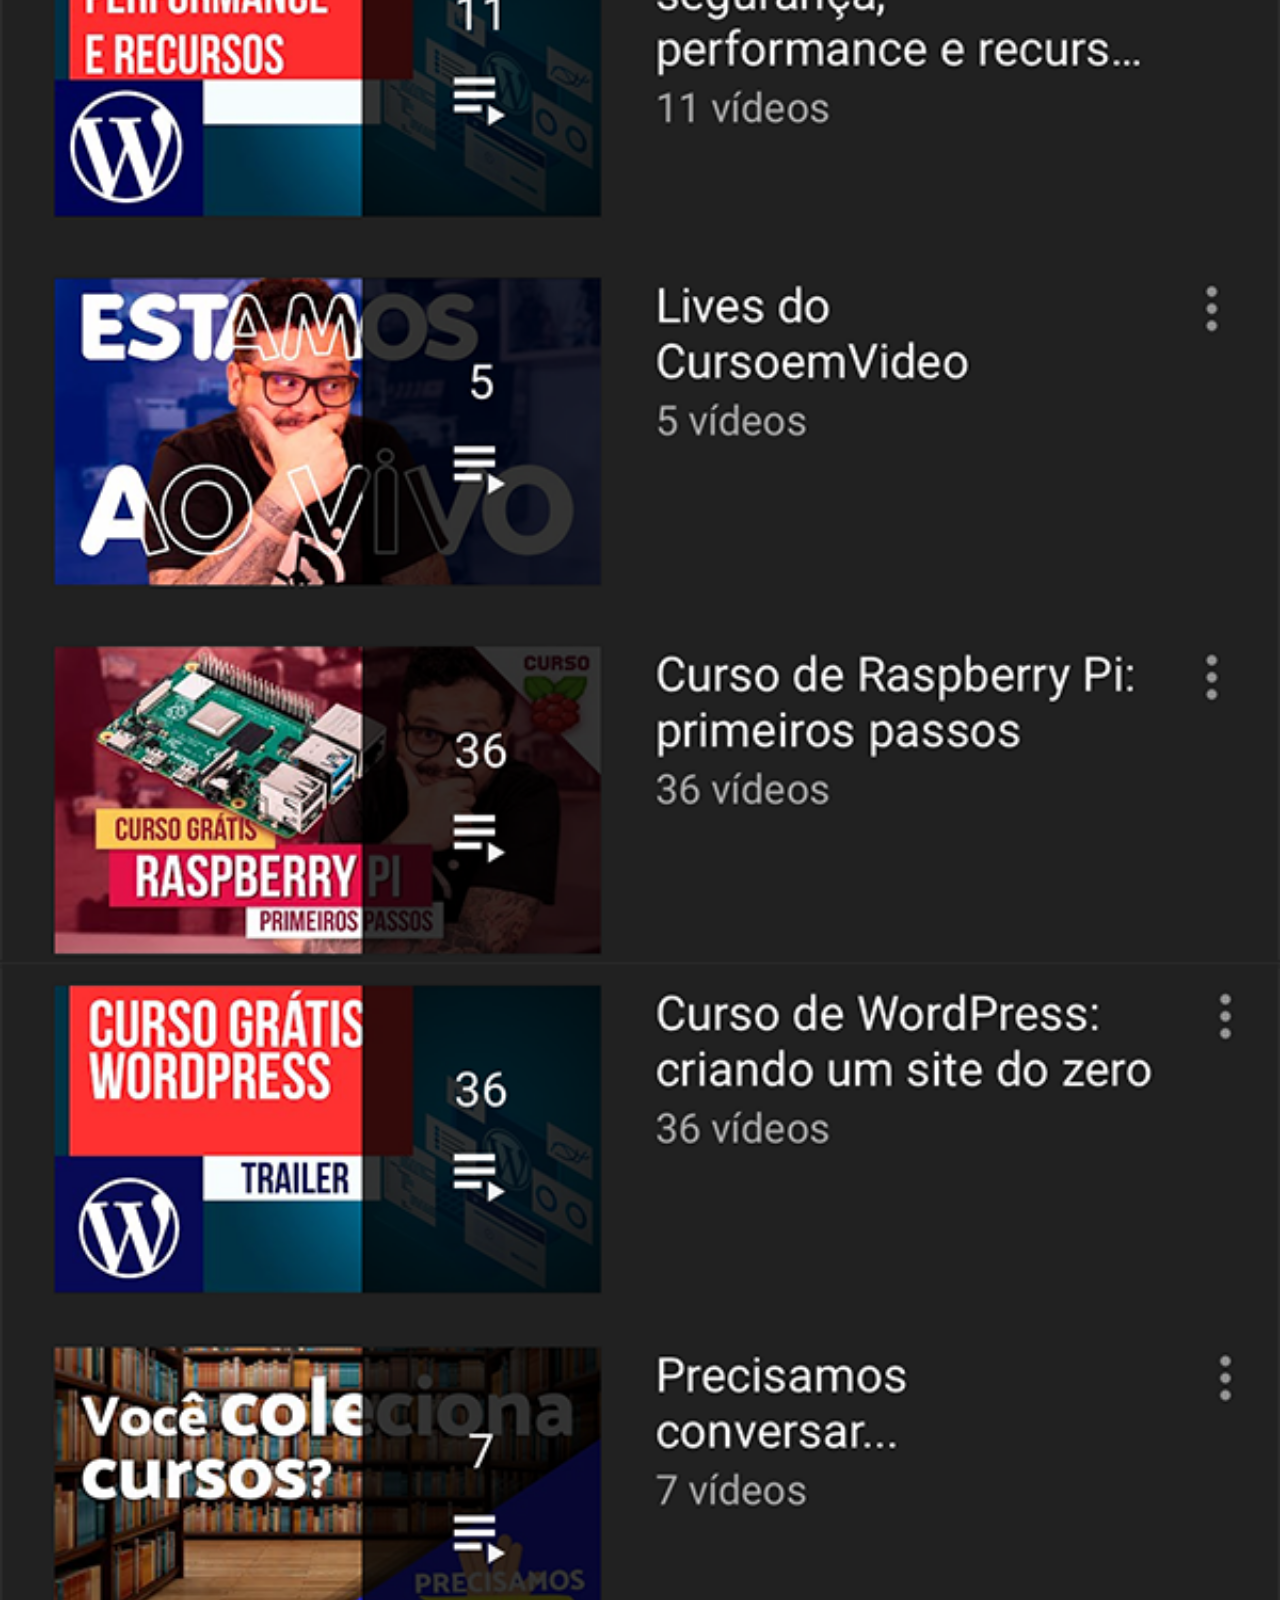
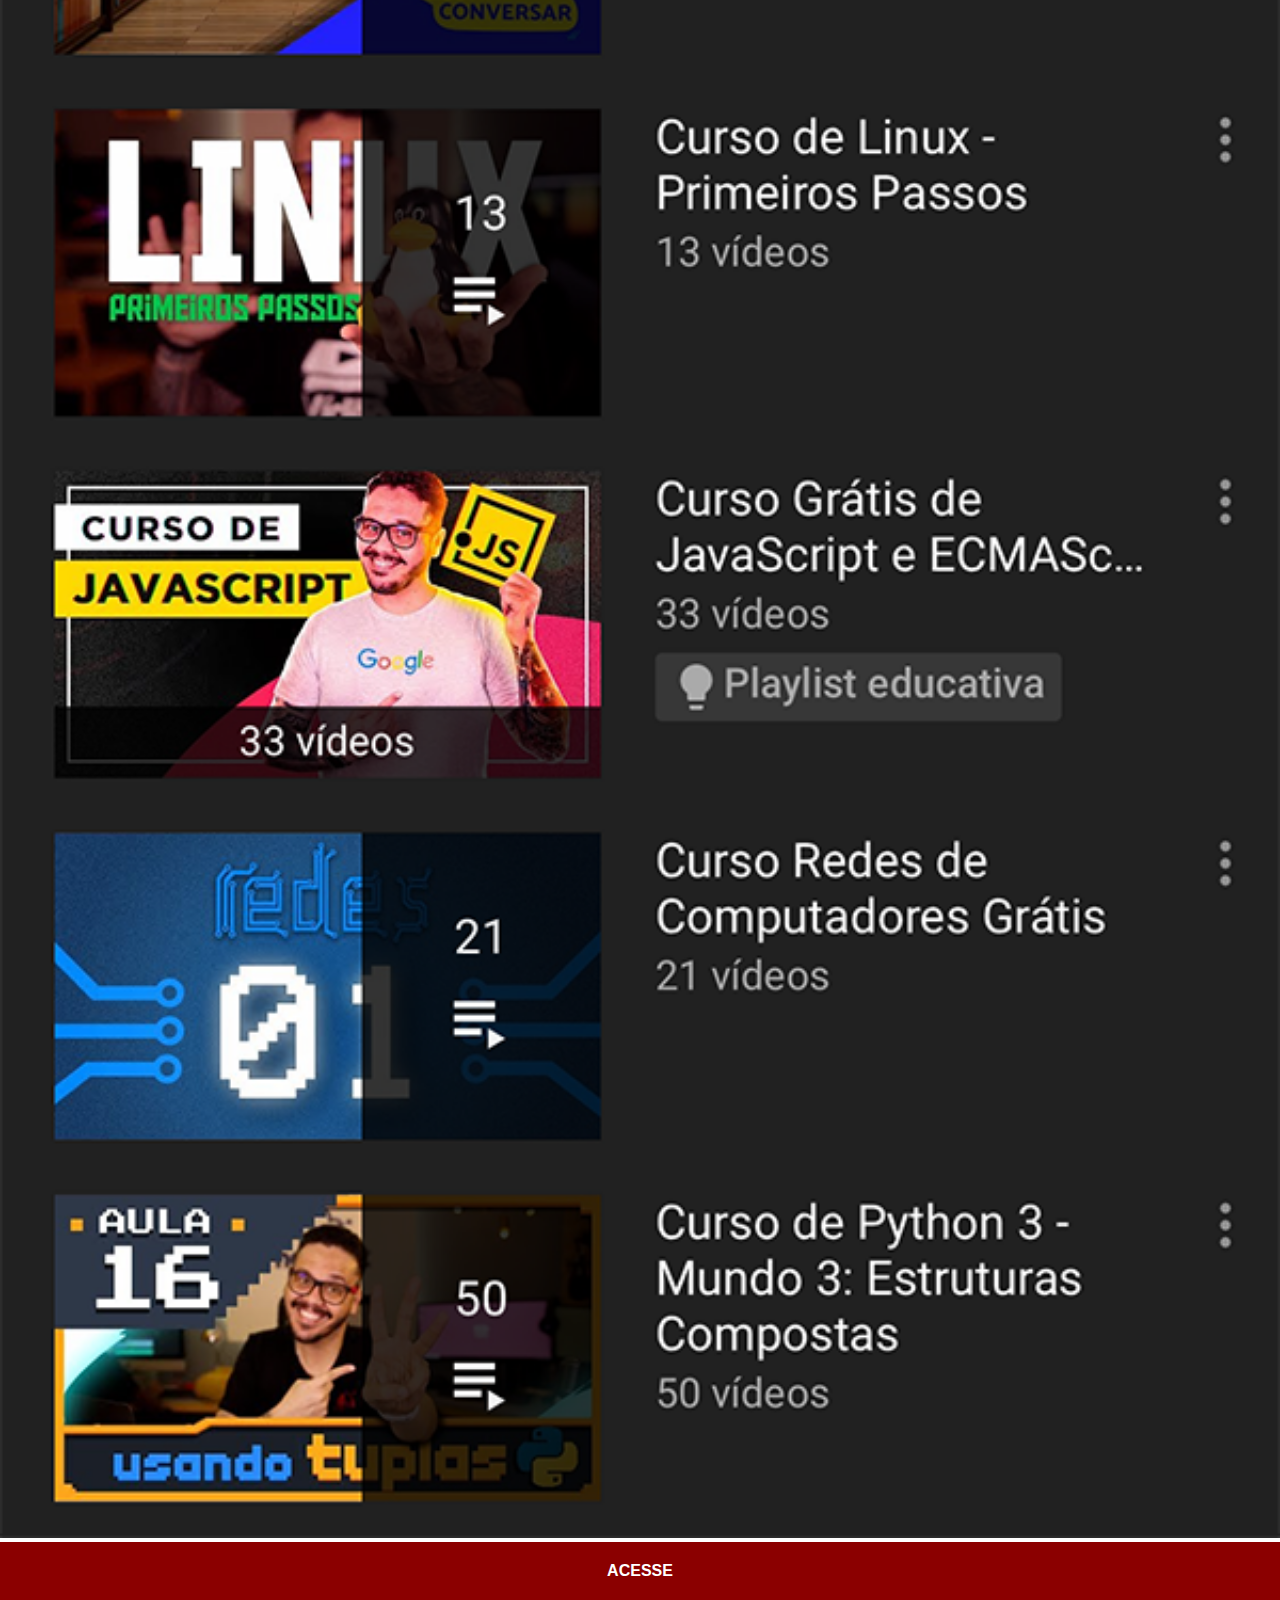
<file: youtube.html>
<!DOCTYPE html>
<html lang="pt-br">
<head>
    <meta charset="UTF-8">
    <meta name="viewport" content="width=device-width, initial-scale=1.0">
    <title>You Tube</title>
    <link rel="stylesheet" href="estilos/social.css">
   
</head>
<body>
    <img src="imagens/tela-youtube.png" alt="YouTube">
    <a href="https://www.youtube.com/@CursoemVideo/playlists" target="_blank">ACESSE</a>
    
</body>
</html>
</file>
<file: estilos/style.css>
@charset "UTF-8"
* {
    margin: 0px;
    padding:0px;
    font-family:Arial, Helvetica, sans-serif ;
}
html, body{
    height:100vh ;
    width: 100vw;
    background-color:black ;
}

body{
    background: url('../imagens/fundo-madeira.jpg')no-repeat top center;
    background-size:cover;
    background-attachment: fixed;
    
}

main{
    position:relative;
    height:100vh;    
}
section#telefone{
    position: absolute;
    top:50%;
    left:50%;
    transform: translate(-50%, -50%);
    background;

    height:627px;
    width:311px;
    background: blue url('../imagens/frame-iphone.png') no-repeat;
}
iframe#tela{
    position: relative;
    top: 80px;
    left: 22px;
    width:267px;
    height: 471px;
}
section#redes-sociais{
    text-align: right;

}

section#redes-sociais img{
    width: 50px;
    margin:10px;
    border-radius: 50%;
    box-shadow: 2px 2px 5px rgba(0, 0, 0, 0.400);
    box-sizing: border-box;

}
section#redes-sociais img:hover{
    border: 2px solid rgba(255, 255, 255, 0.637);
    transform: translate(-3px, -3px);
    box-shadow: 5px 5px 10px rgba(0,0,0, 0.623);
    transition: transform .3s border 1s;
}
</file>
<file: estilos/social.css>
@charset "UTF-8";
*{
    margin: 0px;
    padding: 0px;
    font-family: Arial, Helvetica, sans-serif;
}
::-webkit-scrollbar{
    width: 0px;
    height: 0px;
}
img{
    width: 100vw;

}
a{
    display: block;
    background-color: darkred;
    color: white;
    padding: 20px;
    text-align: center;
    font-weight:bolder;
    text-decoration: none;
}  
a:hover{
    background-color: red;
}
</file>
